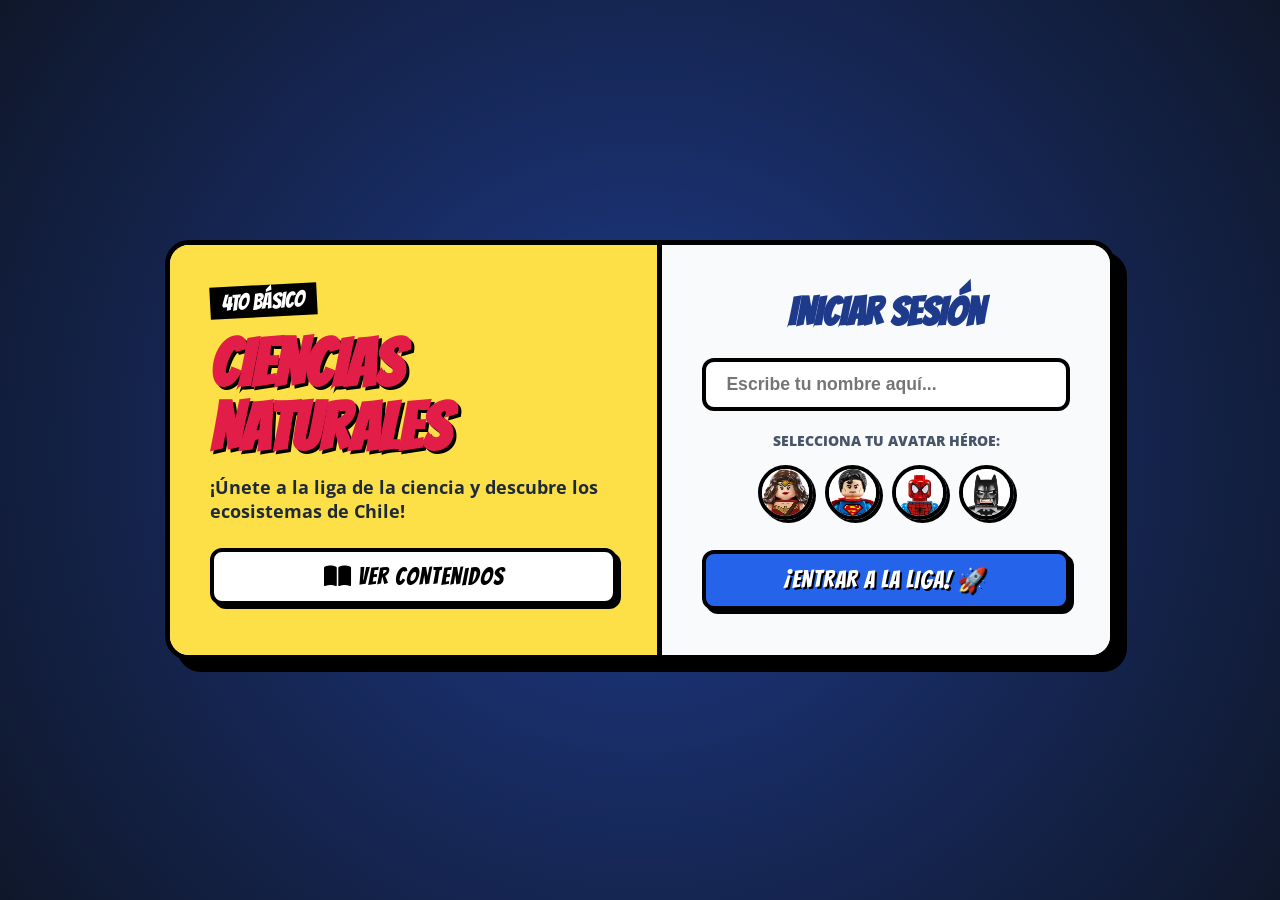
<file: index.html>
<!DOCTYPE html>
<html lang="es">
<head>
    <meta charset="UTF-8">
    <meta name="viewport" content="width=device-width, initial-scale=1.0">
    <title>Ciencias Naturales - Cadenas Alimentarias</title>
    <link rel="preconnect" href="https://fonts.googleapis.com">
    <link rel="preconnect" href="https://fonts.gstatic.com" crossorigin>
    <link href="https://fonts.googleapis.com/css2?family=Bangers&family=Open+Sans:wght@400;700&display=swap" rel="stylesheet">
    <link rel="stylesheet" href="https://cdnjs.cloudflare.com/ajax/libs/font-awesome/6.5.1/css/all.min.css">
    <link rel="stylesheet" href="CSS/estilo_index.css">
</head>
<body>

    <div class="comic-card">
        
        <!-- Sección Izquierda: Título y Contenidos -->
        <div class="left-section">
            <span class="badge-grade">4TO BÁSICO</span>
            <h1 class="main-title">CIENCIAS<br>NATURALES</h1>
            <p class="subtitle">¡Únete a la liga de la ciencia y descubre los ecosistemas de Chile!</p>
            
            <button class="btn-comic btn-yellow" onclick="toggleContenidos()">
                <i class="fa-solid fa-book-open"></i> VER CONTENIDOS
            </button>

            <div id="panel-contenidos" class="content-panel hidden">
                <h3>📜 ¿Qué aprenderás hoy?</h3>
                <ul>
                    <li>🌲 <strong>Productores:</strong> Plantas y Alerces chilenos (Fabrican su propio alimento).</li>
                    <li>🦌 <strong>Consumidores 1°:</strong> Herbívoros como el Huemul (Comen plantas).</li>
                    <li>🐆 <strong>Consumidores 2°:</strong> Carnívoros como el Puma (Comen otros animales).</li>
                    <li>🍄 <strong>Descomponedores:</strong> Hongos del bosque nativo (Reciclan la materia).</li>
                </ul>
            </div>
        </div>

        <!-- Sección Derecha: Iniciar Sesión y Avatares -->
        <div class="right-section">
            <h2 class="section-title">INICIAR SESIÓN</h2>
            
            <div class="input-container">
                <input type="text" id="username" placeholder="Escribe tu nombre aquí..." autocomplete="off">
            </div>

            <p class="avatar-label">SELECCIONA TU AVATAR HÉROE:</p>
            
            <!-- Grupo de avatares con las imágenes fijadas por CSS -->
            <div class="avatar-group">
                <img src="img/avatar1.jpeg" alt="Avatar 1" class="avatar-img" onclick="seleccionarAvatar(this, 'avatar1')">
                <img src="img/avatar2.jpeg" alt="Avatar 2" class="avatar-img" onclick="seleccionarAvatar(this, 'avatar2')">
                <img src="img/avatar3.jpeg" alt="Avatar 3" class="avatar-img" onclick="seleccionarAvatar(this, 'avatar3')">
                <img src="img/avatar4.jpeg" alt="Avatar 4" class="avatar-img" onclick="seleccionarAvatar(this, 'avatar4')">
            </div>

            <button class="btn-comic btn-blue" onclick="iniciarAventura()">¡ENTRAR A LA LIGA! 🚀</button>
        </div>

    </div>

    <script src="js/index.js"></script>
</body>
</html>
</file>
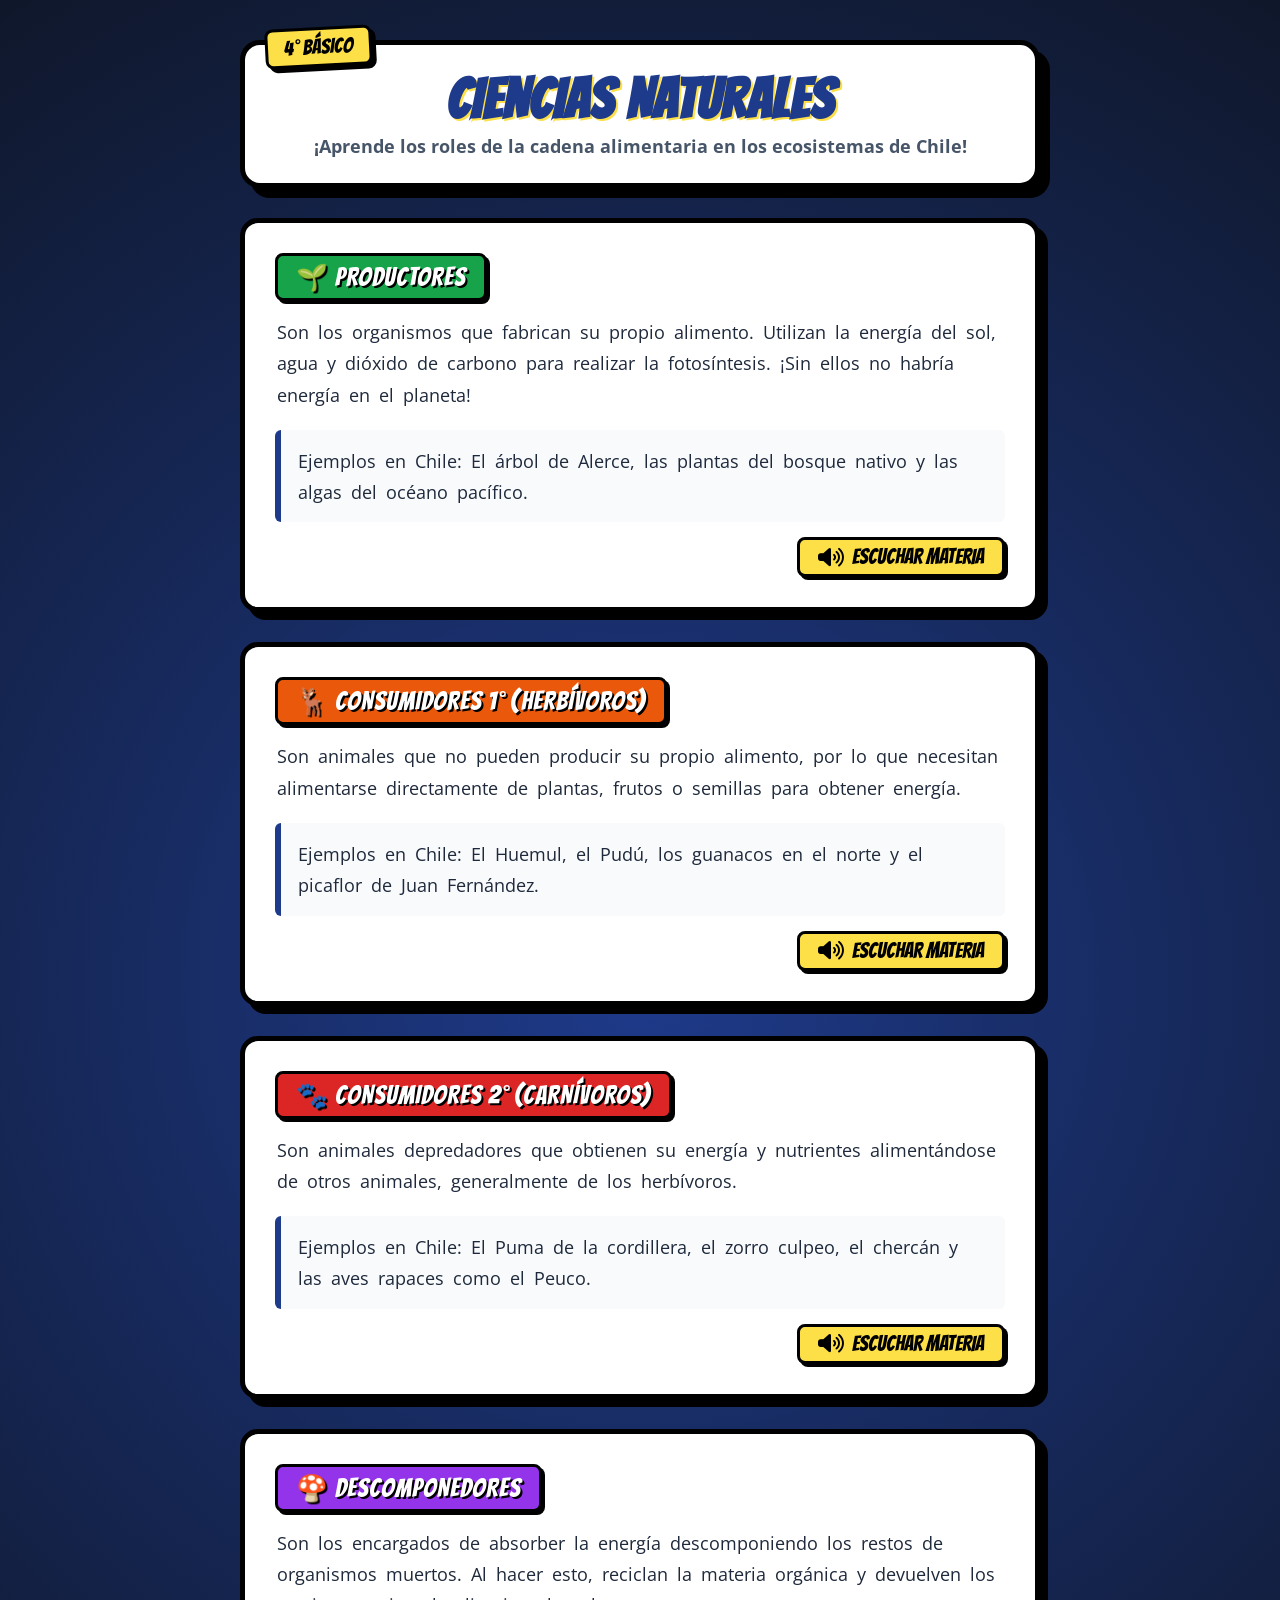
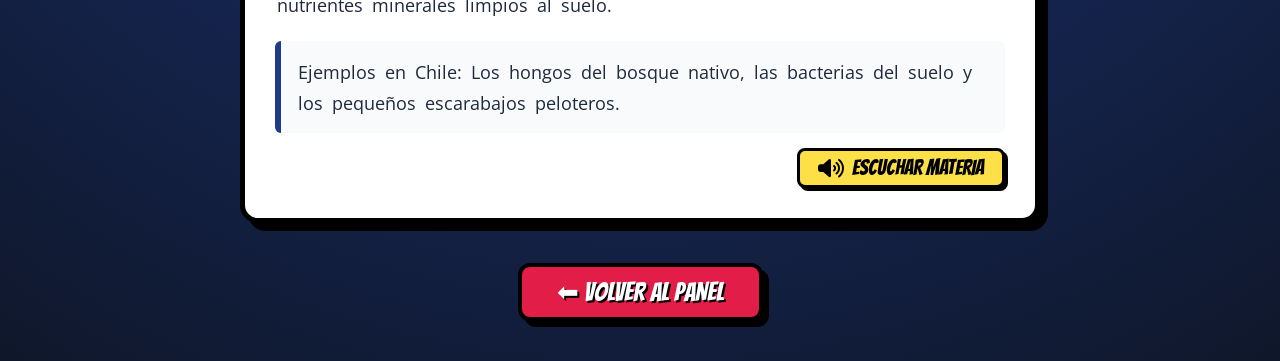
<file: basico4.html>
<!DOCTYPE html>
<html lang="es">
<head>
    <meta charset="UTF-8">
    <meta name="viewport" content="width=device-width, initial-scale=1.0">
    <title>4° Básico - Ciencias Naturales</title>
    <link rel="preconnect" href="https://fonts.googleapis.com">
    <link rel="preconnect" href="https://fonts.gstatic.com" crossorigin>
    <link href="https://fonts.googleapis.com/css2?family=Bangers&family=Open+Sans:wght@400;700&display=swap" rel="stylesheet">
    <link rel="stylesheet" href="https://cdnjs.cloudflare.com/ajax/libs/font-awesome/6.5.1/css/all.min.css">

    <style>
        * {
            box-sizing: border-box;
            margin: 0;
            padding: 0;
        }

        body {
            background: radial-gradient(circle, #1e3a8a 0%, #0f172a 100%) !important;
            background-color: #0f172a !important;
            font-family: 'Open Sans', sans-serif;
            min-height: 100vh;
            padding: 40px 20px;
            display: flex;
            justify-content: center;
            align-items: flex-start;
        }

        .main-container-comic {
            max-width: 800px;
            width: 100%;
            display: flex;
            flex-direction: column;
            gap: 30px;
        }

        .comic-header {
            text-align: center;
            background: #ffffff !important;
            border: 5px solid #000000 !important;
            border-radius: 20px !important;
            padding: 25px;
            box-shadow: 10px 10px 0px #000000 !important;
            position: relative;
        }

        .badge-level {
            background: #fde047 !important;
            color: #000000 !important;
            font-family: 'Bangers', cursive;
            font-size: 1.3rem;
            padding: 6px 16px;
            border: 3px solid #000000 !important;
            border-radius: 8px;
            position: absolute;
            top: -18px;
            left: 20px;
            transform: rotate(-3deg);
            box-shadow: 4px 4px 0px #000000;
        }

        .main-title {
            font-family: 'Bangers', cursive;
            font-size: 3.5rem;
            color: #1e3a8a !important;
            text-shadow: 2px 2px 0px #fde047;
            letter-spacing: 1px;
            margin-bottom: 5px;
            text-transform: uppercase;
        }

        .subtitle {
            font-size: 1.1rem;
            font-weight: bold;
            color: #475569;
        }

        .comic-card-section {
            background: #ffffff !important;
            border: 5px solid #000000 !important;
            border-radius: 18px !important;
            padding: 30px;
            box-shadow: 8px 8px 0px #000000 !important;
            display: flex;
            flex-direction: column;
            gap: 15px;
            position: relative;
        }

        .section-title-badge {
            font-family: 'Bangers', cursive;
            font-size: 1.6rem;
            color: #ffffff !important;
            padding: 6px 18px;
            border: 3px solid #000000 !important;
            border-radius: 8px;
            align-self: flex-start;
            box-shadow: 3px 3px 0px #000000;
            text-shadow: 2px 2px 0px #000000;
            text-transform: uppercase;
            letter-spacing: 1px;
        }

        .color-green .section-title-badge { background-color: #16a34a !important; }
        .color-orange .section-title-badge { background-color: #ea580c !important; }
        .color-red .section-title-badge { background-color: #dc2626 !important; }
        .color-purple .section-title-badge { background-color: #9333ea !important; }

        .learning-paragraph, .chilean-examples {
            font-size: 1.15rem;
            line-height: 1.7;
            color: #1e293b;
        }

        .chilean-examples {
            background: #f8fafc !important;
            border-left: 6px solid #1e3a8a !important;
            padding: 15px;
            margin-top: 5px;
            border-radius: 6px;
        }

        /* ====================================================
           ESTILO DEL SUBRAYADO DINÁMICO (EFECTO RESALTADOR)
           ==================================================== */
        .word-span {
            position: relative;
            display: inline-block;
            padding: 0 2px;
            transition: background-color 0.1s ease, color 0.1s ease;
        }

        /* Cuando la palabra esté sonando, se le agregará esta clase */
        .word-highlight {
            background-color: #fde047 !important; /* Amarillo resaltador estilo cómic */
            color: #000000 !important;
            font-weight: bold;
            border-radius: 4px;
            box-shadow: 2px 2px 0px #000000;
        }

        .btn-listen-voice {
            align-self: flex-end;
            font-family: 'Bangers', cursive;
            font-size: 1.3rem;
            background: #fde047 !important;
            color: #000000 !important;
            border: 3px solid #000000 !important;
            padding: 6px 18px;
            border-radius: 8px;
            cursor: pointer;
            box-shadow: 3px 3px 0px #000000;
            display: flex;
            align-items: center;
            gap: 8px;
            transition: transform 0.1s;
        }

        .btn-listen-voice:active {
            transform: translate(2px, 2px);
            box-shadow: 1px 1px 0px #000000;
        }

        .footer-navigation {
            text-align: center;
            margin-top: 10px;
        }

        .btn-back-panel {
            font-family: 'Bangers', cursive;
            font-size: 1.6rem;
            background: #e11d48 !important;
            color: #ffffff !important;
            border: 4px solid #000000 !important;
            padding: 10px 35px;
            border-radius: 12px;
            text-decoration: none;
            display: inline-block;
            box-shadow: 6px 6px 0px #000000;
            text-shadow: 2px 2px 0px #000000;
        }
    </style>
</head>
<body>

    <div class="main-container-comic">
        
        <header class="comic-header">
            <span class="badge-level">4° BÁSICO</span>
            <h1 class="main-title">Ciencias Naturales</h1>
            <p class="subtitle">¡Aprende los roles de la cadena alimentaria en los ecosistemas de Chile!</p>
        </header>

        <section class="comic-card-section color-green" id="materia-productores">
            <div class="section-title-badge">🌱 Productores</div>
            <p class="learning-paragraph" data-text="Son los organismos que fabrican su propio alimento. Utilizan la energía del sol, agua y dióxido de carbono para realizar la fotosíntesis. ¡Sin ellos no habría energía en el planeta!"></p>
            <div class="chilean-examples" data-text="Ejemplos en Chile: El árbol de Alerce, las plantas del bosque nativo y las algas del océano pacífico."></div>
            <button class="btn-listen-voice" onclick="escucharConSubrayado('materia-productores')">
                <i class="fa-solid fa-volume-high"></i> ESCUCHAR MATERIA
            </button>
        </section>

        <section class="comic-card-section color-orange" id="materia-consumidores1">
            <div class="section-title-badge">🦌 Consumidores 1° (Herbívoros)</div>
            <p class="learning-paragraph" data-text="Son animales que no pueden producir su propio alimento, por lo que necesitan alimentarse directamente de plantas, frutos o semillas para obtener energía."></p>
            <div class="chilean-examples" data-text="Ejemplos en Chile: El Huemul, el Pudú, los guanacos en el norte y el picaflor de Juan Fernández."></div>
            <button class="btn-listen-voice" onclick="escucharConSubrayado('materia-consumidores1')">
                <i class="fa-solid fa-volume-high"></i> ESCUCHAR MATERIA
            </button>
        </section>

        <section class="comic-card-section color-red" id="materia-consumidores2">
            <div class="section-title-badge">🐾 Consumidores 2° (Carnívoros)</div>
            <p class="learning-paragraph" data-text="Son animales depredadores que obtienen su energía y nutrientes alimentándose de otros animales, generalmente de los herbívoros."></p>
            <div class="chilean-examples" data-text="Ejemplos en Chile: El Puma de la cordillera, el zorro culpeo, el chercán y las aves rapaces como el Peuco."></div>
            <button class="btn-listen-voice" onclick="escucharConSubrayado('materia-consumidores2')">
                <i class="fa-solid fa-volume-high"></i> ESCUCHAR MATERIA
            </button>
        </section>

        <section class="comic-card-section color-purple" id="materia-descomponedores">
            <div class="section-title-badge">🍄 Descomponedores</div>
            <p class="learning-paragraph" data-text="Son los encargados de absorber la energía descomponiendo los restos de organismos muertos. Al hacer esto, reciclan la materia orgánica y devuelven los nutrientes minerales limpios al suelo."></p>
            <div class="chilean-examples" data-text="Ejemplos en Chile: Los hongos del bosque nativo, las bacterias del suelo y los pequeños escarabajos peloteros."></div>
            <button class="btn-listen-voice" onclick="escucharConSubrayado('materia-descomponedores')">
                <i class="fa-solid fa-volume-high"></i> ESCUCHAR MATERIA
            </button>
        </section>

        <footer class="footer-navigation">
            <a href="bienvenida.html" class="btn-back-panel">⬅ VOLVER AL PANEL</a>
        </footer>

    </div>

    <script>
        // Esta función desglosa los textos en palabras independientes al cargar la pantalla
        document.addEventListener("DOMContentLoaded", () => {
            const parrafos = document.querySelectorAll('.learning-paragraph, .chilean-examples');
            
            parrafos.forEach(elemento => {
                const textoOriginal = elemento.getAttribute('data-text');
                const palabras = textoOriginal.split(' ');
                
                // Convertimos cada palabra en un <span> con una ID numerada correlativa
                const htmlPalabras = palabras.map(palabra => {
                    return `<span class="word-span">${palabra}</span>`;
                }).join(' ');
                
                elemento.innerHTML = htmlPalabras;
            });
        });

        let parSpansGlobales = []; // Guarda las referencias de los spans de la sección activa

        function escucharConSubrayado(idSeccion) {
            if (!('speechSynthesis' in window)) {
                alert("Tu sistema no soporta lectura asistida.");
                return;
            }

            window.speechSynthesis.cancel(); // Apaga voces previas
            
            // Limpiar cualquier subrayado viejo que haya quedado pegado
            document.querySelectorAll('.word-span').forEach(el => el.classList.remove('word-highlight'));

            const seccion = document.getElementById(idSeccion);
            const parrafoElemento = seccion.querySelector('.learning-paragraph');
            const ejemplosElemento = seccion.querySelector('.chilean-examples');

            // Capturamos todos los spans de esta sección específica (saltándonos el título)
            const spansParrafo = parrafoElemento.querySelectorAll('.word-span');
            const spansEjemplos = ejemplosElemento.querySelectorAll('.word-span');
            parSpansGlobales = [...spansParrafo, ...spansEjemplos];

            // Reconstruimos el texto puro uniendo las palabras para pasárselo a la voz de Google
            const textoLimpioParrafo = parrafoElemento.getAttribute('data-text');
            const textoLimpioEjemplos = ejemplosElemento.getAttribute('data-text');
            const textoFinalLectura = `${textoLimpioParrafo} ${textoLimpioEjemplos}`;

            const narracion = new SpeechSynthesisUtterance(textoFinalLectura);
            narracion.lang = 'es-CL';
            narracion.rate = 0.85; // Un pelito más lento para coordinar bien el pintado de palabras

            let palabraIndice = 0;

            // Evento mágico de la API SpeechSynthesis: avisa cada vez que la voz empieza una palabra nueva
            narracion.onboundary = (event) => {
                if (event.name === 'word') {
                    // Quitamos el resaltado de la palabra anterior
                    parSpansGlobales.forEach(el => el.classList.remove('word-highlight'));

                    // Pintamos la palabra que está sonando en este instante
                    if (palabraIndice < parSpansGlobales.length) {
                        parSpansGlobales[palabraIndice].classList.add('word-highlight');
                        palabraIndice++;
                    }
                }
            };

            // Al terminar la lectura completa, limpiamos el último resaltado
            narracion.onend = () => {
                parSpansGlobales.forEach(el => el.classList.remove('word-highlight'));
            };

            window.speechSynthesis.speak(narracion);
        }
    </script>
</body>
</html>
</file>
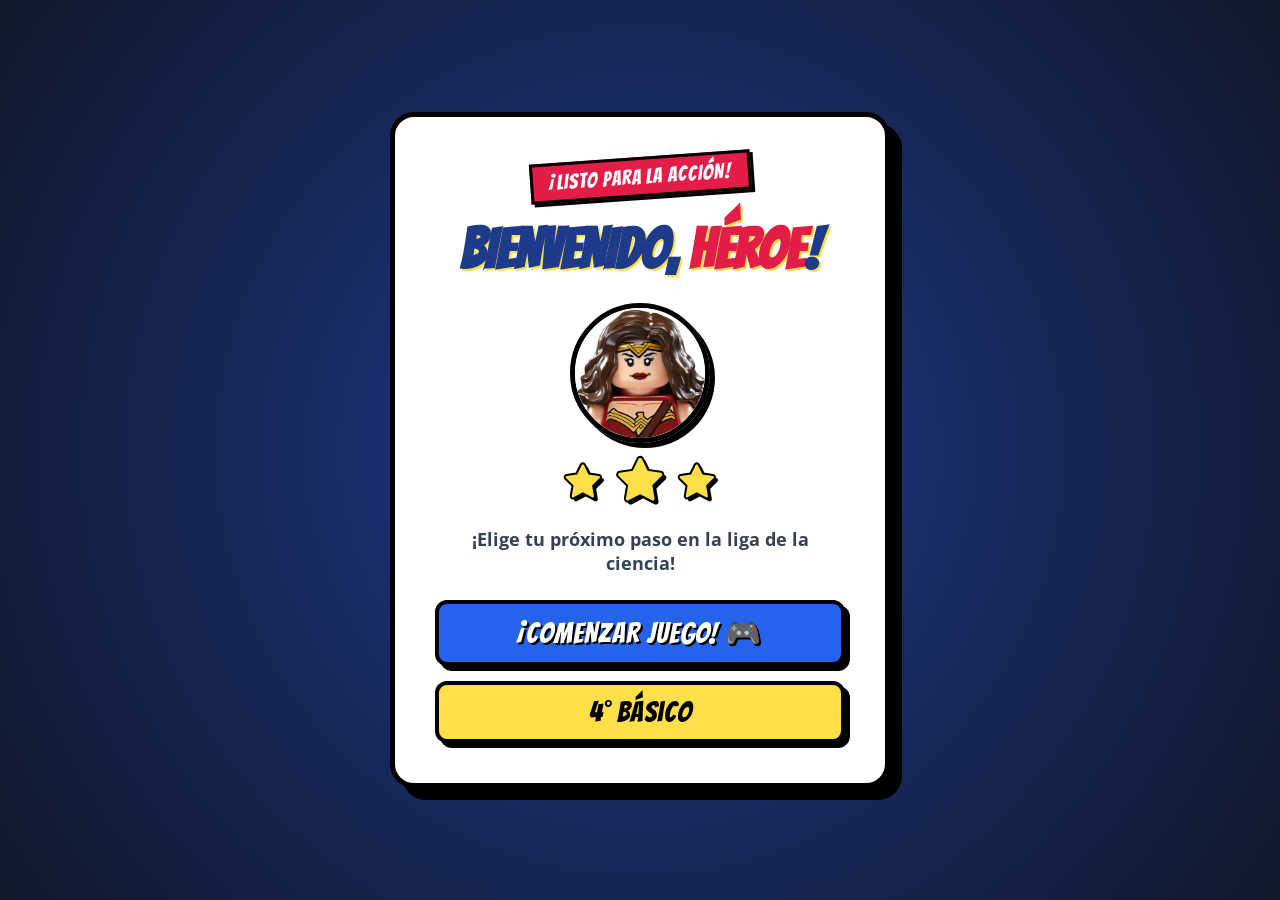
<file: bienvenida.html>
<!DOCTYPE html>
<html lang="es">
<head>
    <meta charset="UTF-8">
    <meta name="viewport" content="width=device-width, initial-scale=1.0">
    <title>Bienvenido a la Liga - Ciencias Naturales</title>
    <link rel="preconnect" href="https://fonts.googleapis.com">
    <link rel="preconnect" href="https://fonts.gstatic.com" crossorigin>
    <link href="https://fonts.googleapis.com/css2?family=Bangers&family=Open+Sans:wght@400;700&display=swap" rel="stylesheet">
    <link rel="stylesheet" href="https://cdnjs.cloudflare.com/ajax/libs/font-awesome/6.5.1/css/all.min.css">

    <style>
        * {
            box-sizing: border-box;
            margin: 0;
            padding: 0;
        }

        body {
            background: radial-gradient(circle, #1e3a8a 0%, #0f172a 100%) !important;
            background-color: #0f172a !important; /* Fondo oscuro de respaldo */
            font-family: 'Open Sans', sans-serif;
            display: flex;
            justify-content: center;
            align-items: center;
            min-height: 100vh;
            padding: 20px;
        }

        .welcome-card {
            background: #ffffff !important;
            border: 5px solid #000000 !important;
            border-radius: 24px !important;
            box-shadow: 12px 12px 0px #000000 !important;
            padding: 40px;
            max-width: 500px;
            width: 100%;
            text-align: center;
            display: flex;
            flex-direction: column;
            align-items: center;
        }

        .badge-ready {
            background: #e11d48;
            color: #ffffff;
            font-family: 'Bangers', cursive;
            font-size: 1.3rem;
            padding: 6px 16px;
            transform: rotate(-4deg);
            border: 3px solid #000000;
            box-shadow: 3px 3px 0px #000000;
            margin-bottom: 25px;
            letter-spacing: 1px;
            display: inline-block;
        }

        .welcome-title {
            font-family: 'Bangers', cursive;
            font-size: 3.5rem;
            color: #1e3a8a;
            line-height: 1;
            text-shadow: 2px 2px 0px #fde047;
            margin-bottom: 25px;
            text-transform: uppercase;
        }

        #player-name { 
            color: #e11d48; 
        }

        .avatar-display-container {
            margin-bottom: 20px;
            display: flex;
            justify-content: center;
            align-items: center;
        }

        /* Forzamos que la imagen use un tamaño controlado sí o sí */
        .welcome-avatar {
            width: 140px !important;
            height: 140px !important;
            max-width: 140px !important;
            max-height: 140px !important;
            object-fit: cover !important;
            border: 5px solid #000000 !important;
            border-radius: 50% !important;
            box-shadow: 5px 5px 0px #000000 !important;
            display: block !important;
        }

        .stars-group {
            display: flex;
            gap: 12px;
            margin-bottom: 20px;
        }

        .comic-star {
            font-size: 2.2rem;
            color: #fde047;
            -webkit-text-stroke: 2px #000000;
            text-shadow: 3px 3px 0px #000000;
        }

        .star-center {
            font-size: 2.8rem;
            transform: translateY(-5px);
        }

        .welcome-text {
            font-size: 1.1rem;
            font-weight: bold;
            color: #334155;
            margin-bottom: 25px;
        }

        .btn-comic {
            font-family: 'Bangers', cursive;
            font-size: 1.8rem;
            padding: 12px 35px;
            border: 4px solid #000000;
            border-radius: 12px;
            cursor: pointer;
            box-shadow: 5px 5px 0px #000000;
            transition: transform 0.1s, box-shadow 0.1s;
            letter-spacing: 1px;
            width: 100%;
            text-align: center;
            text-decoration: none;
            display: inline-block;
        }

        .btn-comic:active {
            transform: translate(3px, 3px);
            box-shadow: 2px 2px 0px #000000;
        }

        .btn-blue-action {
            background: #2563eb;
            color: #ffffff;
            text-shadow: 2px 2px 0px #000000;
            margin-bottom: 15px;
        }

        .btn-yellow-action {
            background: #fde047;
            color: #000000;
        }
    </style>
</head>
<body>

    <div class="welcome-card">
        
        <span class="badge-ready">¡LISTO PARA LA ACCIÓN!</span>
        
        <h1 class="welcome-title">BIENVENIDO, <span id="player-name">HÉROE</span>!</h1>
        
        <div class="avatar-display-container">
            <img id="chosen-avatar" src="img/avatar1.jpeg" alt="Tu Avatar" class="welcome-avatar">
        </div>

        <div class="stars-group">
            <i class="fa-solid fa-star comic-star"></i>
            <i class="fa-solid fa-star comic-star star-center"></i>
            <i class="fa-solid fa-star comic-star"></i>
        </div>

        <p class="welcome-text">¡Elige tu próximo paso en la liga de la ciencia!</p>

        <button class="btn-comic btn-blue-action" onclick="irAJuegos()">
            ¡COMENZAR JUEGO! 🎮
        </button>
        
        <a href="basico4.html" class="btn-comic btn-yellow-action">4° Básico</a>
        
    </div>

    <script src="js/bienvenida.js"></script>
</body>
</html>
</file>
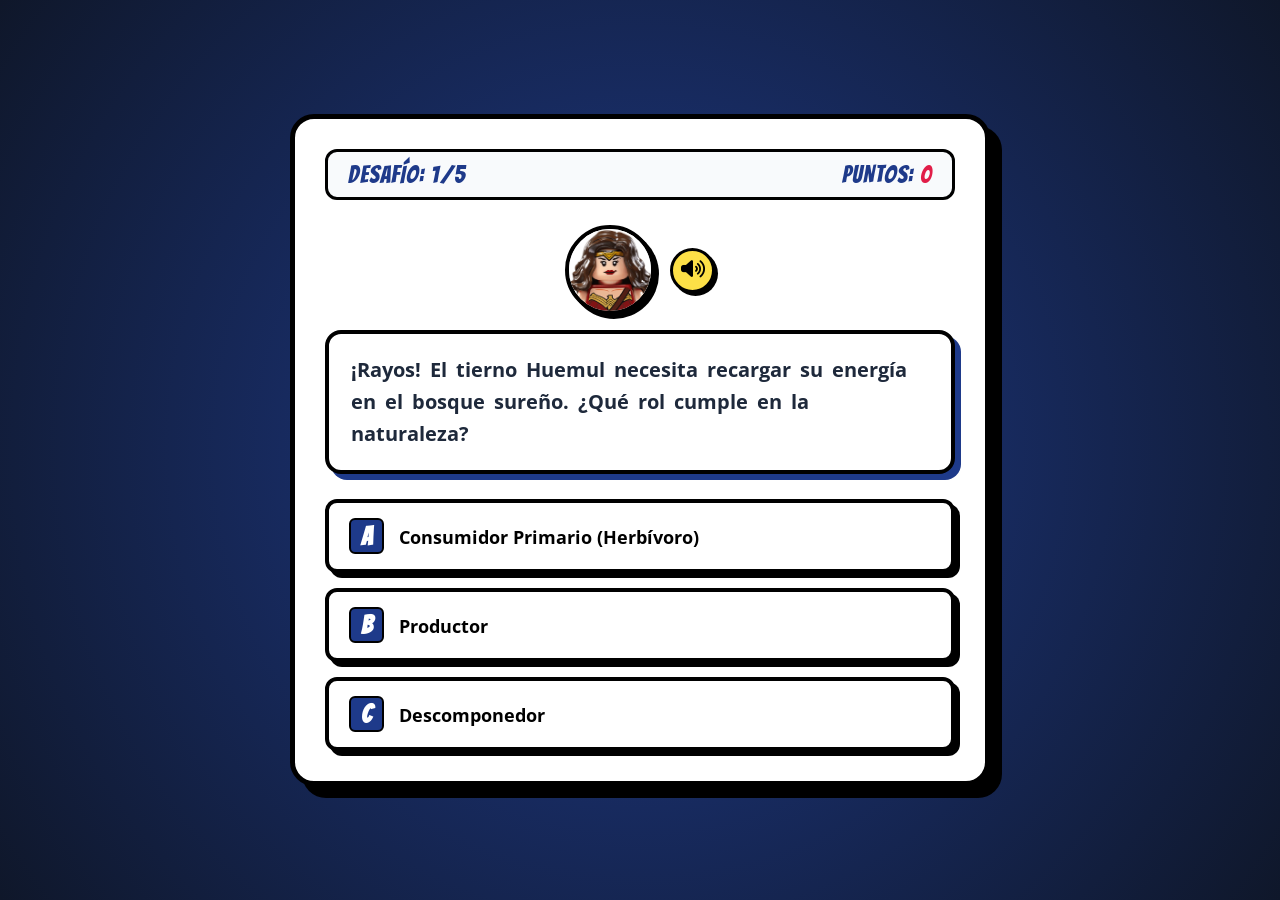
<file: juego1.html>
<!DOCTYPE html>
<html lang="es">
<head>
    <meta charset="UTF-8">
    <meta name="viewport" content="width=device-width, initial-scale=1.0">
    <title>Juego 1: El Laberinto Trófico</title>
    <link rel="preconnect" href="https://fonts.googleapis.com">
    <link rel="preconnect" href="https://fonts.gstatic.com" crossorigin>
    <link href="https://fonts.googleapis.com/css2?family=Bangers&family=Open+Sans:wght@400;700&display=swap" rel="stylesheet">
    <link rel="stylesheet" href="https://cdnjs.cloudflare.com/ajax/libs/font-awesome/6.5.1/css/all.min.css">
    <script src="js/efectos.js"></script>

    <style>
        * {
            box-sizing: border-box;
            margin: 0;
            padding: 0;
        }

        body {
            background: radial-gradient(circle, #1e3a8a 0%, #0f172a 100%) !important;
            background-color: #0f172a !important;
            font-family: 'Open Sans', sans-serif;
            min-height: 100vh;
            display: flex;
            justify-content: center;
            align-items: center;
            padding: 20px;
        }

        .game-box {
            background: #ffffff !important;
            border: 5px solid #000000 !important;
            border-radius: 24px !important;
            box-shadow: 12px 12px 0px #000000 !important;
            max-width: 700px;
            width: 100%;
            padding: 30px;
            text-align: center;
            position: relative;
        }

        .game-header {
            display: flex;
            justify-content: space-between;
            align-items: center;
            margin-bottom: 25px;
            background: #f8fafc;
            border: 3px solid #000000;
            padding: 10px 20px;
            border-radius: 12px;
        }

        .hud-text {
            font-family: 'Bangers', cursive;
            font-size: 1.5rem;
            letter-spacing: 1px;
            color: #1e3a8a;
        }

        .score-badge {
            color: #e11d48;
        }

        /* Contenedor del Personaje y Controles de Voz */
        .character-zone {
            display: flex;
            align-items: center;
            justify-content: center;
            gap: 15px;
            margin-bottom: 15px;
        }

        .avatar-frame {
            width: 90px;
            height: 90px;
            border: 4px solid #000000;
            border-radius: 50%;
            box-shadow: 4px 4px 0px #000000;
            object-fit: cover;
            background: #e2e8f0;
        }

        /* Botón para re-escuchar la pregunta */
        .btn-repeat-voice {
            background: #fde047 !important;
            color: #000000 !important;
            border: 3px solid #000000;
            width: 45px;
            height: 45px;
            border-radius: 50%;
            cursor: pointer;
            box-shadow: 3px 3px 0px #000000;
            font-size: 1.2rem;
            display: flex;
            align-items: center;
            justify-content: center;
            transition: transform 0.1s;
        }

        .btn-repeat-voice:active {
            transform: translate(2px, 2px);
            box-shadow: 1px 1px 0px #000000;
        }

        /* Globo de diálogo estilo cómic */
        .comic-bubble {
            background: #ffffff;
            border: 4px solid #000000;
            border-radius: 16px;
            padding: 20px;
            font-size: 1.25rem;
            font-weight: bold;
            color: #1e293b;
            position: relative;
            box-shadow: 6px 6px 0px #1e3a8a;
            width: 100%;
            margin-bottom: 25px;
            text-align: left;
            line-height: 1.6;
        }

        /* EFECTO SUBRAYADO PALABRA POR PALABRA */
        .word-span {
            position: relative;
            display: inline-block;
            padding: 0 2px;
            transition: background-color 0.1s ease;
        }

        .word-highlight {
            background-color: #fde047 !important; /* Amarillo marcador */
            color: #000000 !important;
            border-radius: 4px;
        }

        /* Opciones de respuesta */
        .options-list {
            display: flex;
            flex-direction: column;
            gap: 15px;
            width: 100%;
        }

        .btn-option {
            font-family: 'Open Sans', sans-serif;
            font-weight: bold;
            font-size: 1.15rem;
            text-align: left;
            padding: 15px 20px;
            background: #ffffff;
            color: #000000;
            border: 4px solid #000000;
            border-radius: 12px;
            cursor: pointer;
            box-shadow: 5px 5px 0px #000000;
            transition: transform 0.1s, box-shadow 0.1s;
            display: flex;
            align-items: center;
            gap: 15px;
            width: 100%;
        }

        .btn-option:hover { background: #f8fafc; }

        .btn-option:active {
            transform: translate(3px, 3px);
            box-shadow: 2px 2px 0px #000000;
        }

        .option-letter {
            font-family: 'Bangers', cursive;
            font-size: 1.6rem;
            background: #1e3a8a;
            color: #ffffff;
            padding: 2px 10px;
            border-radius: 6px;
            border: 2px solid #000000;
        }

        .screen-hidden { display: none !important; }

        .victory-title {
            font-family: 'Bangers', cursive;
            font-size: 3.8rem;
            color: #16a34a;
            text-shadow: 3px 3px 0px #000000;
            margin-bottom: 20px;
        }

        .defeat-title {
            font-family: 'Bangers', cursive;
            font-size: 3.8rem;
            color: #dc2626;
            text-shadow: 3px 3px 0px #000000;
            margin-bottom: 20px;
        }

        .final-badge {
            font-family: 'Bangers', cursive;
            font-size: 2rem;
            background: #fde047;
            padding: 10px 25px;
            border: 4px solid #000000;
            display: inline-block;
            transform: rotate(-2deg);
            box-shadow: 5px 5px 0px #000000;
            margin-bottom: 35px;
        }

        /* Botones de menú final */
        .btn-nav {
            font-family: 'Bangers', cursive;
            font-size: 1.6rem;
            padding: 12px 30px;
            border: 4px solid #000000;
            border-radius: 12px;
            cursor: pointer;
            text-decoration: none;
            display: inline-block;
            box-shadow: 5px 5px 0px #000000;
            text-shadow: 2px 2px 0px #000000;
            letter-spacing: 1px;
        }

        .btn-blue { background: #2563eb; color: #ffffff; }
        .btn-yellow { background: #fde047; color: #000000; text-shadow: none; }
        .btn-red { background: #e11d48; color: #ffffff; }

        .btn-nav:active {
            transform: translate(3px, 3px);
            box-shadow: 2px 2px 0px #000000;
        }

        .correct-blink { background-color: #bbf7d0 !important; border-color: #16a34a !important; }
        .wrong-blink { background-color: #fecdd3 !important; border-color: #dc2626 !important; }
    </style>
</head>
<body>

    <div class="game-box">
        
        <div id="screen-quiz">
            <header class="game-header">
                <div class="hud-text">DESAFÍO: <span id="current-question-node">1</span>/5</div>
                <div class="hud-text">PUNTOS: <span id="score-node" class="score-badge">0</span></div>
            </header>

            <div class="character-zone">
                <img id="player-hero-avatar" src="img/avatar1.jpeg" alt="Héroe" class="avatar-frame">
                <button class="btn-repeat-voice" onclick="volverAEscuchar()" title="Escuchar de nuevo">
                    <i class="fa-solid fa-volume-high"></i>
                </button>
            </div>
                
            <div class="comic-bubble" id="question-bubble-box">
                </div>

            <div class="options-list">
                <button class="btn-option" onclick="evaluarRespuesta(0)">
                    <span class="option-letter">A</span> <span id="opt0">Opción A</span>
                </button>
                <button class="btn-option" onclick="evaluarRespuesta(1)">
                    <span class="option-letter">B</span> <span id="opt1">Opción B</span>
                </button>
                <button class="btn-option" onclick="evaluarRespuesta(2)">
                    <span class="option-letter">C</span> <span id="opt2">Opción C</span>
                </button>
            </div>
        </div>

        <div id="screen-results" class="screen-hidden">
            <h1 id="results-title" class="victory-title">¡MISIÓN CUMPLIDA!</h1>
            <p class="final-badge" id="results-score-text">CONSEGUISTE 0 PUNTOS</p>
            
            <p style="font-weight: bold; margin-bottom: 20px; color: #475569;">¿Cuál es tu próximo paso, héroe?</p>
            
            <div style="display: flex; flex-direction: column; gap: 15px; align-items: center;">
                <a href="juego2.html" class="btn-nav btn-blue" style="width: 80%;">➡️ SIGUIENTE NIVEL (JUEGO 2)</a>
                <button class="btn-nav btn-yellow" onclick="reiniciarJuego()" style="width: 80%;">🔄 REPETIR ESTA TRIVIA</button>
                <a href="juegos.html" class="btn-nav btn-red" style="width: 80%;">🏠 VOLVER AL PANEL</a>
            </div>
        </div>

    </div>

    <script>
        const preguntasCuestionario = [
            {
                pregunta: "¡Rayos! El tierno Huemul necesita recargar su energía en el bosque sureño. ¿Qué rol cumple en la naturaleza?",
                opciones: ["Consumidor Primario (Herbívoro)", "Productor", "Descomponedor"],
                correcta: 0
            },
            {
                pregunta: "El majestuoso Alerce chileno absorbe luz solar y fabrica su propio alimento. ¿Qué tipo de organismo es?",
                opciones: ["Consumidor Secundario", "Productor", "Descomponedor"],
                correcta: 1
            },
            {
                pregunta: "¡Alerta en la cordillera! El Puma acecha a sus presas para alimentarse de carne. Él es un...",
                opciones: ["Productor", "Consumidor Primario", "Consumidor Secundario (Carnívoro)"],
                correcta: 2
            },
            {
                pregunta: "Los hongos y bacterias del suelo desarman los restos de animales muertos y limpian el bosque. ¿Quiénes son?",
                opciones: ["Descomponedores", "Productores", "Consumidores"],
                correcta: 0
            },
            {
                pregunta: "Si desaparecieran todos los Productores de Chile, ¿qué pasaría con la energía de la liga?",
                opciones: ["Los animales tendrían más comida.", "La cadena se rompe y los seres vivos se quedan sin energía.", "No pasa nada, todo sigue igual."],
                correcta: 1
            }
        ];

        let indicePreguntaActual = 0;
        let puntajeAcumulado = 0;
        let bloqueado = false;
        let spansPalabrasPregunta = [];

        document.addEventListener("DOMContentLoaded", () => {
            const avatarGuardado = localStorage.getItem("avatarEstudiante") || "avatar1";
            const imgHero = document.getElementById("player-hero-avatar");
            
            if (avatarGuardado === "avatar1") imgHero.src = "img/avatar1.jpeg";
            else if (avatarGuardado === "avatar2") imgHero.src = "img/avatar2.jpeg";
            else if (avatarGuardado === "avatar3") imgHero.src = "img/avatar3.jpeg";
            else if (avatarGuardado === "avatar4") imgHero.src = "img/avatar4.jpeg";

            cargarMisionPregunta();
        });

        function cargarMisionPregunta() {
            bloqueado = false;
            
            const botones = document.querySelectorAll(".btn-option");
            botones.forEach(btn => btn.classList.remove("correct-blink", "wrong-blink"));

            document.getElementById("current-question-node").textContent = indicePreguntaActual + 1;
            document.getElementById("score-node").textContent = puntajeAcumulado;

            const datosActuales = preguntasCuestionario[indicePreguntaActual];
            
            // Separamos la pregunta en spans de palabras para poder subrayar
            const cajaPregunta = document.getElementById("question-bubble-box");
            const palabras = datosActuales.pregunta.split(' ');
            
            cajaPregunta.innerHTML = palabras.map(palabra => `<span class="word-span">${palabra}</span>`).join(' ');
            spansPalabrasPregunta = cajaPregunta.querySelectorAll('.word-span');

            document.getElementById("opt0").textContent = datosActuales.opciones[0];
            document.getElementById("opt1").textContent = datosActuales.opciones[1];
            document.getElementById("opt2").textContent = datosActuales.opciones[2];

            reproducirPreguntaConEfecto(datosActuales.pregunta);
        }

        function reproducirPreguntaConEfecto(textoLectura) {
            if (!('speechSynthesis' in window)) return;

            window.speechSynthesis.cancel();
            
            // Limpiamos cualquier resaltado viejo
            spansPalabrasPregunta.forEach(span => span.classList.remove('word-highlight'));

            const narracion = new SpeechSynthesisUtterance(textoLectura);
            narracion.lang = 'es-CL';
            narracion.rate = 0.85; // Un poco más pausado para coordinar el pintado

            let indicePalabra = 0;

            // Rastreador de palabras habladas
            narracion.onboundary = (event) => {
                if (event.name === 'word') {
                    spansPalabrasPregunta.forEach(span => span.classList.remove('word-highlight'));
                    
                    if (indicePalabra < spansPalabrasPregunta.length) {
                        spansPalabrasPregunta[indicePalabra].classList.add('word-highlight');
                        indicePalabra++;
                    }
                }
            };

            // Al terminar quita el último amarillo
            narracion.onend = () => {
                spansPalabrasPregunta.forEach(span => span.classList.remove('word-highlight'));
            };

            window.speechSynthesis.speak(narracion);
        }

        function volverAEscuchar() {
            const datosActuales = preguntasCuestionario[indicePreguntaActual];
            reproducirPreguntaConEfecto(datosActuales.pregunta);
        }

        function evaluarRespuesta(indiceSeleccionado) {
            if (bloqueado) return;
            bloqueado = true;

            window.speechSynthesis.cancel(); // Silencia la pregunta si seguía hablando

            const datosActuales = preguntasCuestionario[indicePreguntaActual];
            const botones = document.querySelectorAll(".btn-option");

            if (indiceSeleccionado === datosActuales.correcta) {
                botones[indiceSeleccionado].classList.add("correct-blink");
                puntajeAcumulado += 100;
                document.getElementById("score-node").textContent = puntajeAcumulado;
                reproducirAcierto(); // Sonido nativo de acierto
                reproducirRespuestaCorta("¡Excelente trabajo!");
            } else {
                botones[indiceSeleccionado].classList.add("wrong-blink");
                botones[datosActuales.correcta].classList.add("correct-blink");
                reproducirError(); // Sonido nativo de error
                reproducirRespuestaCorta("¡Oh, estuviste cerca!");
            }

            setTimeout(() => {
                indicePreguntaActual++;
                if (indicePreguntaActual < preguntasCuestionario.length) {
                    cargarMisionPregunta();
                } else {
                    mostrarPantallaResultados();
                }
            }, 2300);
        }

        function reproducirRespuestaCorta(mensaje) {
            if ('speechSynthesis' in window) {
                const discurso = new SpeechSynthesisUtterance(mensaje);
                discurso.lang = 'es-CL';
                window.speechSynthesis.speak(discurso);
            }
        }

        function mostrarPantallaResultados() {
            // Guardar puntaje en localStorage para el panel
            localStorage.setItem("puntaje_juego1", puntajeAcumulado);

            document.getElementById("screen-quiz").classList.add("screen-hidden");
            const panelResultados = document.getElementById("screen-results");
            panelResultados.classList.remove("screen-hidden");

            const tituloFinal = document.getElementById("results-title");
            document.getElementById("results-score-text").textContent = `CONSEGUISTE ${puntajeAcumulado} PUNTOS`;

            if (puntajeAcumulado >= 300) {
                tituloFinal.textContent = "¡MISIÓN CUMPLIDA!";
                tituloFinal.className = "victory-title";
                lanzarSerpentinas(); // Serpentinas visuales y sonido de confetti
                reproducirRespuestaCorta(`¡Fabuloso! Ganaste el juego con ${puntajeAcumulado} puntos. Elige si quieres pasar al siguiente nivel.`);
            } else {
                tituloFinal.textContent = "¡VUELVE A INTENTARLO!";
                tituloFinal.className = "defeat-title";
                reproducirError(); // Sonido de error al perder
                reproducirRespuestaCorta(`Buen intento. Conseguiste ${puntajeAcumulado} puntos. ¡Puedes repetirlo para mejorar tu marcador!`);
            }
        }

        function reiniciarJuego() {
            indicePreguntaActual = 0;
            puntajeAcumulado = 0;
            document.getElementById("screen-results").classList.add("screen-hidden");
            document.getElementById("screen-quiz").classList.remove("screen-hidden");
            cargarMisionPregunta();
        }
    </script>
</body>
</html>
</file>
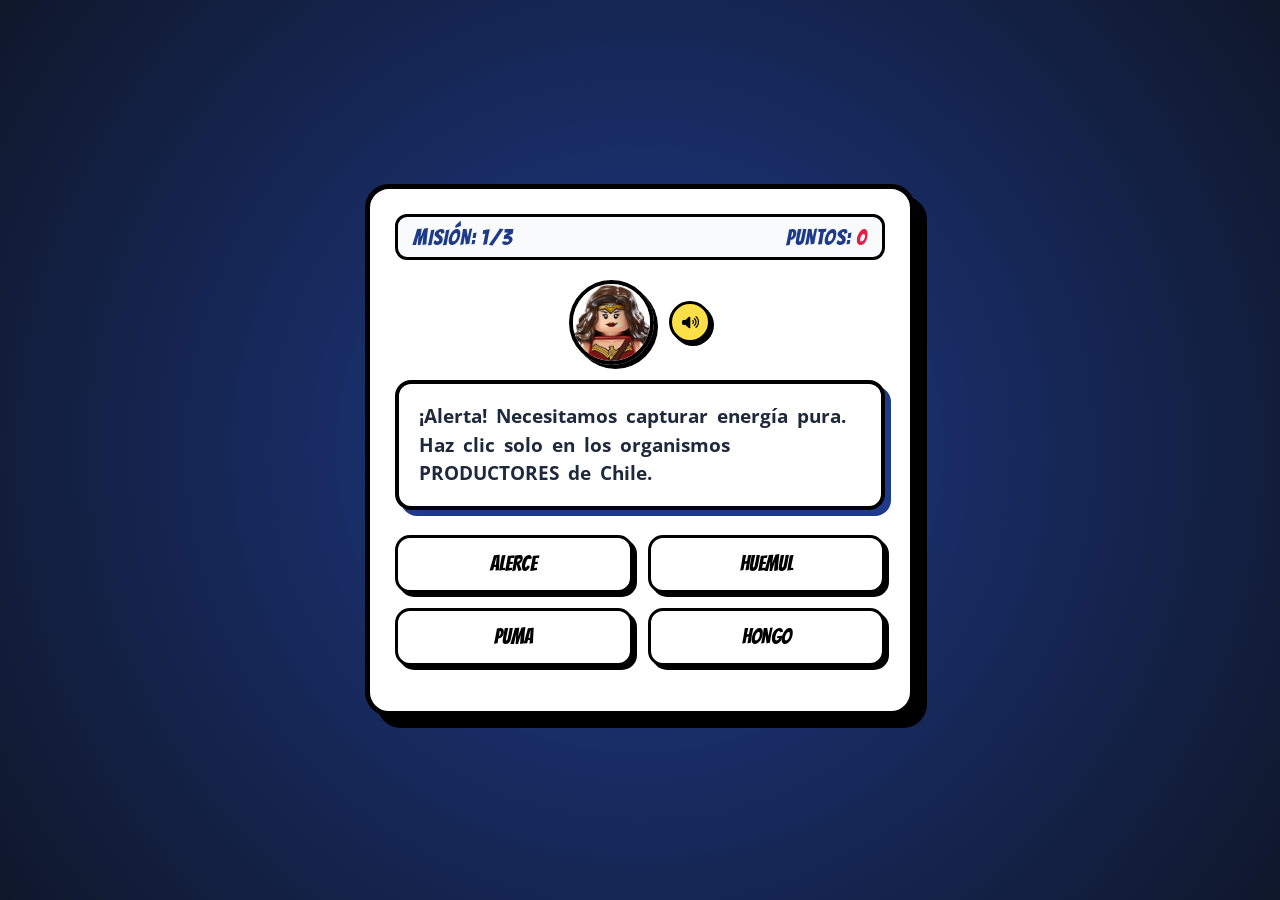
<file: juego2.html>
<!DOCTYPE html>
<html lang="es">
<head>
    <meta charset="UTF-8">
    <meta name="viewport" content="width=device-width, initial-scale=1.0">
    <title>Juego 2: Atrapa la Energía</title>
    <link rel="preconnect" href="https://fonts.googleapis.com">
    <link rel="preconnect" href="https://fonts.gstatic.com" crossorigin>
    <link href="https://fonts.googleapis.com/css2?family=Bangers&family=Open+Sans:wght@400;700&display=swap" rel="stylesheet">
    <link rel="stylesheet" href="https://cdnjs.cloudflare.com/ajax/libs/font-awesome/6.5.1/css/all.min.css">
    <script src="js/efectos.js"></script>

    <style>
        * { box-sizing: border-box; margin: 0; padding: 0; }
        body {
            background: radial-gradient(circle, #1e3a8a 0%, #0f172a 100%) !important;
            background-color: #0f172a !important;
            font-family: 'Open Sans', sans-serif;
            min-height: 100vh;
            display: flex;
            justify-content: center;
            align-items: center;
            padding: 20px;
        }
        .game-box {
            background: #ffffff !important;
            border: 5px solid #000000 !important;
            border-radius: 24px !important;
            box-shadow: 12px 12px 0px #000000 !important;
            max-width: 550px;
            width: 100%;
            padding: 25px;
            text-align: center;
        }
        .game-header {
            display: flex;
            justify-content: space-between;
            align-items: center;
            margin-bottom: 20px;
            background: #f8fafc;
            border: 3px solid #000000;
            padding: 8px 15px;
            border-radius: 12px;
        }
        .hud-text {
            font-family: 'Bangers', cursive;
            font-size: 1.4rem;
            letter-spacing: 1px;
            color: #1e3a8a;
        }
        .score-badge { color: #e11d48; }
        .character-zone {
            display: flex;
            align-items: center;
            justify-content: center;
            gap: 15px;
            margin-bottom: 15px;
        }
        .avatar-frame {
            width: 85px;
            height: 85px;
            border: 4px solid #000000;
            border-radius: 50%;
            box-shadow: 4px 4px 0px #000000;
            object-fit: cover;
        }
        .btn-repeat-voice {
            background: #fde047 !important;
            color: #000000 !important;
            border: 3px solid #000000;
            width: 42px;
            height: 42px;
            border-radius: 50%;
            cursor: pointer;
            box-shadow: 3px 3px 0px #000000;
            display: flex;
            align-items: center;
            justify-content: center;
        }
        .comic-bubble {
            background: #ffffff;
            border: 4px solid #000000;
            border-radius: 16px;
            padding: 18px;
            font-size: 1.2rem;
            font-weight: bold;
            color: #1e293b;
            box-shadow: 6px 6px 0px #1e3a8a;
            margin-bottom: 25px;
            text-align: left;
            line-height: 1.5;
        }
        .word-span { display: inline-block; padding: 0 2px; transition: background-color 0.1s; }
        .word-highlight { background-color: #fde047 !important; color: #000000 !important; border-radius: 4px; }
        
        /* Contenedor de burbujas/tarjetas */
        .grid-targets {
            display: grid;
            grid-template-columns: repeat(2, 1fr);
            gap: 15px;
            margin-bottom: 20px;
        }
        .btn-target {
            font-family: 'Bangers', cursive;
            font-size: 1.3rem;
            padding: 15px;
            background: #ffffff;
            border: 3px solid #000000;
            border-radius: 15px;
            cursor: pointer;
            box-shadow: 4px 4px 0px #000000;
            transition: transform 0.1s;
            text-transform: uppercase;
        }
        .btn-target:active { transform: translate(2px, 2px); box-shadow: 2px 2px 0px #000000; }
        
        .screen-hidden { display: none !important; }
        .victory-title { font-family: 'Bangers', cursive; font-size: 3.5rem; color: #16a34a; text-shadow: 3px 3px 0px #000000; margin-bottom: 15px; }
        .final-badge { font-family: 'Bangers', cursive; font-size: 1.8rem; background: #fde047; padding: 8px 20px; border: 4px solid #000000; display: inline-block; box-shadow: 4px 4px 0px #000000; margin-bottom: 30px; }
        
        .btn-nav { font-family: 'Bangers', cursive; font-size: 1.5rem; padding: 12px 25px; border: 4px solid #000000; border-radius: 12px; cursor: pointer; text-decoration: none; display: inline-block; box-shadow: 5px 5px 0px #000000; text-shadow: 2px 2px 0px #000000; width: 85%; }
        .btn-blue { background: #2563eb; color: #ffffff; }
        .btn-yellow { background: #fde047; color: #000000; text-shadow: none; }
        .btn-red { background: #e11d48; color: #ffffff; }

        .correct-blink { background-color: #bbf7d0 !important; border-color: #16a34a !important; }
        .wrong-blink { background-color: #fecdd3 !important; border-color: #dc2626 !important; }
    </style>
</head>
<body>

    <div class="game-box">
        <div id="screen-game">
            <header class="game-header">
                <div class="hud-text">MISIÓN: <span id="current-stage">1</span>/3</div>
                <div class="hud-text">PUNTOS: <span id="score-node" class="score-badge">0</span></div>
            </header>

            <div class="character-zone">
                <img id="player-hero-avatar" src="img/avatar1.jpeg" alt="Héroe" class="avatar-frame">
                <button class="btn-repeat-voice" onclick="volverAEscuchar()"><i class="fa-solid fa-volume-high"></i></button>
            </div>

            <div class="comic-bubble" id="instruction-bubble"></div>

            <div class="grid-targets" id="targets-container"></div>
        </div>

        <div id="screen-results" class="screen-hidden">
            <h1 class="victory-title">¡JUEGO COMPLETADO!</h1>
            <p class="final-badge" id="results-score-text">CONSEGUISTE 0 PUNTOS</p>
            <div style="display: flex; flex-direction: column; gap: 12px; align-items: center;">
                <a href="juego3.html" class="btn-nav btn-blue">➡️ SIGUIENTE NIVEL (JUEGO 3)</a>
                <button class="btn-nav btn-yellow" onclick="reiniciarJuego()">🔄 REPETIR JUEGO 2</button>
                <a href="juegos.html" class="btn-nav btn-red">🏠 VOLVER AL PANEL</a>
            </div>
        </div>
    </div>

    <script>
        const etapasJuego = [
            { objetivo: "Productores", instruccion: "¡Alerta! Necesitamos capturar energía pura. Haz clic solo en los organismos PRODUCTORES de Chile.", opciones: ["Alerce", "Huemul", "Puma", "Hongo"], correcto: 0 },
            { objetivo: "Consumidores Primarios", instruccion: "¡Rápido! El ecosistema busca equilibrio. Atrapa al CONSUMIDOR PRIMARIO (herbívoro).", opciones: ["Zorro Culpeo", "Pudú", "Árbol Araucaria", "Bacterias"], correcto: 1 },
            { objetivo: "Descomponedores", instruccion: "¡Última misión! Encuentra al encargado de limpiar los suelos de nuestros bosques: el DESCOMPONEDOR.", opciones: ["Cóndor", "Pasto", "Guanaco", "Hongos Silvestres"], correcto: 3 }
        ];

        let etapaActual = 0;
        let puntaje = 0;
        let bloqueado = false;
        let spansPalabras = [];

        document.addEventListener("DOMContentLoaded", () => {
            const avatar = localStorage.getItem("avatarEstudiante") || "avatar1";
            document.getElementById("player-hero-avatar").src = `img/${avatar}.jpeg`;
            cargarEtapa();
        });

        function cargarEtapa() {
            bloqueado = false;
            document.getElementById("current-stage").textContent = etapaActual + 1;
            document.getElementById("score-node").textContent = puntaje;

            const datos = etapasJuego[etapaActual];
            const cajaIns = document.getElementById("instruction-bubble");
            
            cajaIns.innerHTML = datos.instruccion.split(' ').map(w => `<span class="word-span">${w}</span>`).join(' ');
            spansPalabras = cajaIns.querySelectorAll('.word-span');

            const contenedor = document.getElementById("targets-container");
            contenedor.innerHTML = datos.opciones.map((opc, idx) => `
                <button class="btn-target" onclick="verificarClick(${idx})">${opc}</button>
            `).join('');

            reproducirConSubrayado(datos.instruccion);
        }

        function reproducirConSubrayado(texto) {
            if (!('speechSynthesis' in window)) return;
            window.speechSynthesis.cancel();
            spansPalabras.forEach(s => s.classList.remove('word-highlight'));

            const ut = new SpeechSynthesisUtterance(texto);
            ut.lang = 'es-CL';
            ut.rate = 0.85;
            let idxWord = 0;

            ut.onboundary = (e) => {
                if (e.name === 'word') {
                    spansPalabras.forEach(s => s.classList.remove('word-highlight'));
                    if (idxWord < spansPalabras.length) {
                        spansPalabras[idxWord].classList.add('word-highlight');
                        idxWord++;
                    }
                }
            };
            ut.onend = () => spansPalabras.forEach(s => s.classList.remove('word-highlight'));
            window.speechSynthesis.speak(ut);
        }

        function volverAEscuchar() {
            reproducirConSubrayado(etapasJuego[etapaActual].instruccion);
        }

        function verificarClick(idxSeleccionado) {
            if (bloqueado) return;
            bloqueado = true;
            window.speechSynthesis.cancel();

            const datos = etapasJuego[etapaActual];
            const botones = document.querySelectorAll(".btn-target");

            if (idxSeleccionado === datos.correcto) {
                botones[idxSeleccionado].classList.add("correct-blink");
                puntaje += 150;
                document.getElementById("score-node").textContent = puntaje;
                reproducirAcierto(); // Sonido nativo de acierto
                speakFeedback("¡Eso es! Captura exitosa.");
            } else {
                botones[idxSeleccionado].classList.add("wrong-blink");
                botones[datos.correcto].classList.add("correct-blink");
                reproducirError(); // Sonido nativo de error
                speakFeedback("¡Oh, energía incorrecta!");
            }

            setTimeout(() => {
                etapaActual++;
                if (etapaActual < etapasJuego.length) {
                    cargarEtapa();
                } else {
                    finalizarJuego();
                }
            }, 2300);
        }

        function speakFeedback(msg) {
            if ('speechSynthesis' in window) {
                const u = new SpeechSynthesisUtterance(msg);
                u.lang = 'es-CL';
                window.speechSynthesis.speak(u);
            }
        }

        function finalizarJuego() {
            // Guardar puntaje en localStorage
            localStorage.setItem("puntaje_juego2", puntaje);

            document.getElementById("screen-game").classList.add("screen-hidden");
            document.getElementById("screen-results").classList.remove("screen-hidden");
            document.getElementById("results-score-text").textContent = `CONSEGUISTE ${puntaje} PUNTOS`;
            
            lanzarSerpentinas(); // Serpentinas visuales y sonido de confetti
            speakFeedback(`¡Espectacular! Terminaste el nivel 2 con ${puntaje} puntos.`);
        }

        function reiniciarJuego() {
            etapaActual = 0;
            puntaje = 0;
            document.getElementById("screen-results").classList.add("screen-hidden");
            document.getElementById("screen-game").classList.remove("screen-hidden");
            cargarEtapa();
        }
    </script>
</body>
</html>
</file>
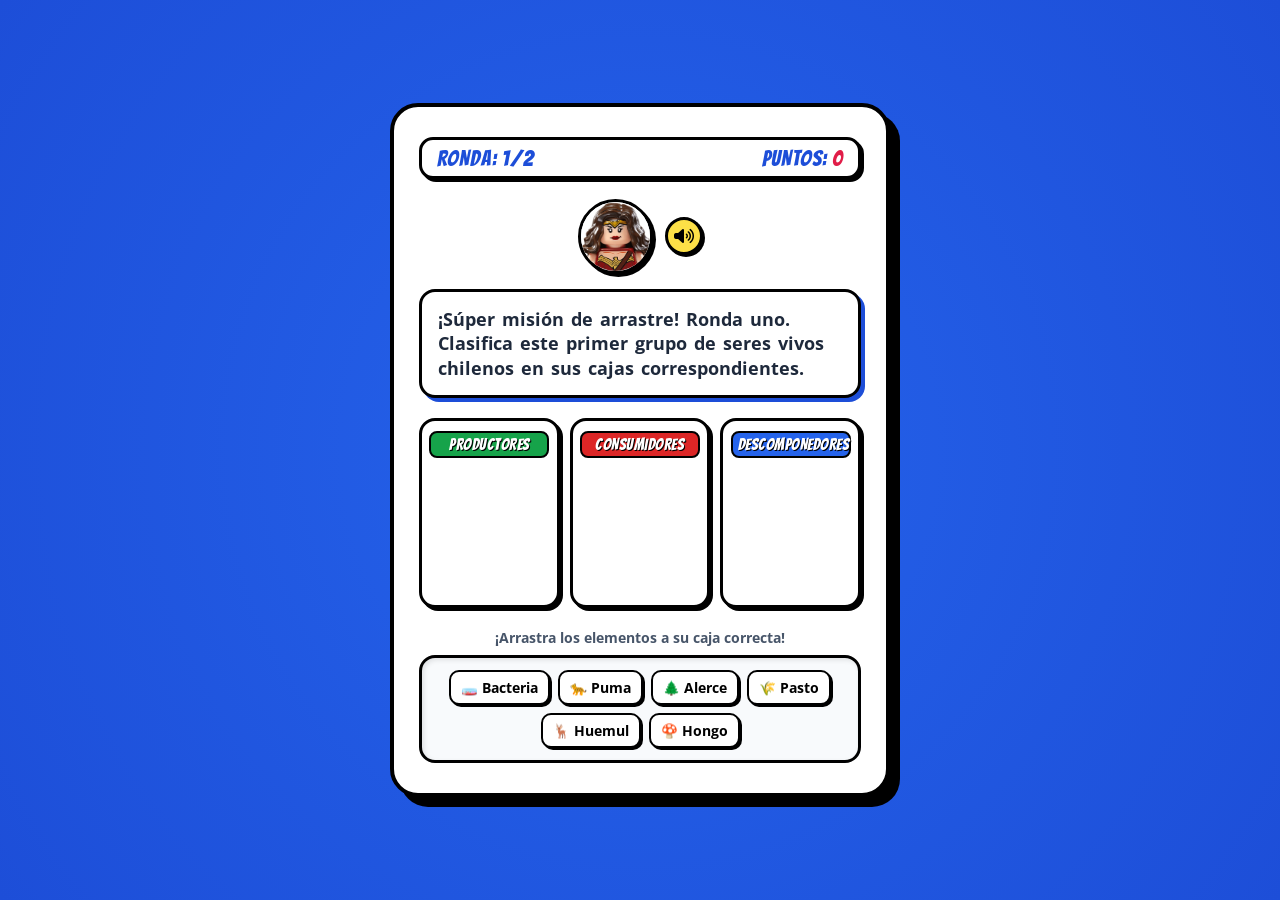
<file: juego3.html>
<!DOCTYPE html>
<html lang="es">
<head>
    <meta charset="UTF-8">
    <meta name="viewport" content="width=device-width, initial-scale=1.0">
    <title>Juego 3: El Clasificador Trófico</title>
    <link rel="preconnect" href="https://fonts.googleapis.com">
    <link rel="preconnect" href="https://fonts.gstatic.com" crossorigin>
    <link href="https://fonts.googleapis.com/css2?family=Bangers&family=Open+Sans:wght@400;700&display=swap" rel="stylesheet">
    <link rel="stylesheet" href="https://cdnjs.cloudflare.com/ajax/libs/font-awesome/6.5.1/css/all.min.css">
    <script src="js/efectos.js"></script>

    <style>
        /* =======================================================
           RESET, FONDO Y CONFIGURACIÓN GENERAL
           ======================================================= */
        * {
            box-sizing: border-box;
            margin: 0;
            padding: 0;
        }

        body {
            background: radial-gradient(circle, #2563eb 0%, #1d4ed8 100%) !important;
            background-color: #1d4ed8 !important;
            font-family: 'Open Sans', sans-serif;
            min-height: 100vh;
            display: flex;
            justify-content: center;
            align-items: center;
            padding: 20px;
            overflow-x: hidden;
        }

        /* CAJA CENTRAL DEL JUEGO ESTILO CÓMIC */
        .game-box {
            background: #ffffff !important;
            border: 4px solid #000000 !important;
            border-radius: 28px !important;
            box-shadow: 10px 10px 0px #000000 !important;
            max-width: 500px;
            width: 100%;
            padding: 30px 25px;
            text-align: center;
            position: relative;
        }

        /* Marcadores superiores (HUD) */
        .game-header {
            display: flex;
            justify-content: space-between;
            align-items: center;
            margin-bottom: 20px;
            background: #ffffff;
            border: 3px solid #000000;
            padding: 6px 15px;
            border-radius: 14px;
            box-shadow: 3px 3px 0px #000000;
        }

        .hud-text {
            font-family: 'Bangers', cursive;
            font-size: 1.4rem;
            letter-spacing: 1px;
            color: #1d4ed8;
        }

        .score-badge { color: #e11d48; }

        /* Zona del Personaje / Avatar */
        .character-zone {
            display: flex;
            align-items: center;
            justify-content: center;
            gap: 12px;
            margin-bottom: 15px;
        }

        .avatar-frame {
            width: 75px;
            height: 75px;
            border: 3px solid #000000;
            border-radius: 50%;
            box-shadow: 3px 3px 0px #000000;
            object-fit: cover;
            background: #e2e8f0;
        }

        /* Botón Parlante */
        .btn-repeat-voice {
            background: #fde047 !important;
            color: #000000 !important;
            border: 3px solid #000000;
            width: 38px;
            height: 38px;
            border-radius: 50%;
            cursor: pointer;
            box-shadow: 2px 2px 0px #000000;
            display: flex;
            align-items: center;
            justify-content: center;
            font-size: 1rem;
        }

        /* Globo de texto de instrucciones */
        .comic-bubble {
            background: #ffffff;
            border: 3px solid #000000;
            border-radius: 16px;
            padding: 15px;
            font-size: 1.1rem;
            font-weight: bold;
            color: #1e293b;
            box-shadow: 4px 4px 0px #1d4ed8;
            margin-bottom: 20px;
            text-align: left;
            line-height: 1.4;
        }

        .word-span { display: inline-block; padding: 0 1px; }
        .word-highlight { background-color: #fde047 !important; color: #000000 !important; border-radius: 4px; }

        /* AREAS DE RECEPTORAS (LAS 3 CAJAS TRÓFICAS) */
        .drop-zones-container {
            display: grid;
            grid-template-columns: repeat(3, 1fr);
            gap: 10px;
            margin-bottom: 20px;
        }

        .zone-box {
            background: #ffffff;
            border: 3px solid #000000;
            border-radius: 16px;
            padding: 10px 4px;
            min-height: 190px;
            box-shadow: 3px 3px 0px #000000;
            transition: background-color 0.2s;
            display: flex;
            flex-direction: column;
            gap: 6px;
            align-items: center;
        }

        .zone-box.drag-over {
            background-color: #fef08a; 
        }

        .zone-title {
            font-family: 'Bangers', cursive;
            font-size: 1rem;
            letter-spacing: 0.5px;
            padding: 3px 5px;
            border-radius: 8px;
            color: #ffffff;
            border: 2px solid #000000;
            width: 95%;
            margin-bottom: 4px;
            text-shadow: 1px 1px 0px #000000;
        }
        .bg-prod { background: #16a34a; }
        .bg-cons { background: #dc2626; }
        .bg-desc { background: #2563eb; }

        /* ELEMENTOS PARA ARRASTRAR (TARJETAS) */
        .drag-pool {
            display: flex;
            justify-content: center;
            gap: 8px;
            flex-wrap: wrap;
            background: #f8fafc;
            padding: 12px;
            border: 3px solid #000000;
            border-radius: 16px;
            min-height: 85px;
            box-shadow: inset 2px 2px 5px rgba(0,0,0,0.1);
        }

        .drag-item {
            font-family: 'Open Sans', sans-serif;
            font-weight: bold;
            font-size: 0.85rem;
            background: #ffffff;
            border: 2px solid #000000;
            padding: 6px 10px;
            border-radius: 10px;
            cursor: grab;
            box-shadow: 2px 2px 0px #000000;
            user-select: none;
        }

        .drag-item:active { cursor: grabbing; }
        .drag-item.dragging { opacity: 0.3; }

        /* Tarjeta cuando ya está dentro de una caja */
        .zone-box .drag-item {
            width: 95%;
            font-size: 0.8rem;
            padding: 4px;
            box-shadow: none;
            border: 2px solid #000000;
            cursor: default;
        }

        /* =======================================================
           ESTILOS SOLICITADOS PARA LA PANTALLA DE RESULTADOS
           ======================================================= */
        .screen-hidden { 
            display: none !important; 
        }

        /* Título en verde, cursiva inclinada y con sombra idéntico a tu foto */
        .victory-title { 
            font-family: 'Bangers', cursive; 
            font-size: 3.5rem; 
            color: #16a34a; 
            text-shadow: 3px 3px 0px #000000; 
            margin-bottom: 15px;
            font-style: italic;
            letter-spacing: 1px;
        }

        /* El recuadro amarillo para destacar los puntos conseguidos */
        .final-badge { 
            font-family: 'Bangers', cursive; 
            font-size: 1.8rem; 
            background: #fde047; 
            padding: 8px 25px; 
            border: 3px solid #000000; 
            display: inline-block; 
            box-shadow: 4px 4px 0px #000000; 
            margin-bottom: 25px; 
        }

        /* Botones de navegación estilo cómic */
        .btn-nav { 
            font-family: 'Bangers', cursive; 
            font-size: 1.5rem; 
            padding: 12px 25px; 
            border: 3px solid #000000; 
            border-radius: 14px; 
            cursor: pointer; 
            text-decoration: none; 
            display: inline-block; 
            box-shadow: 4px 4px 0px #000000; 
            width: 90%;
            max-width: 380px;
            letter-spacing: 0.5px;
            transition: transform 0.1s, box-shadow 0.1s;
            text-align: center;
        }

        .btn-nav:active {
            transform: translate(2px, 2px);
            box-shadow: 2px 2px 0px #000000;
        }

        /* Botón 1: Azul con texto blanco y sombra de texto */
        .btn-blue { 
            background: #2563eb; 
            color: #ffffff; 
            text-shadow: 2px 2px 0px #000000; 
        }

        /* Botón 2: Amarillo con texto negro */
        .btn-yellow { 
            background: #fde047; 
            color: #000000; 
        }

        /* Botón 3: Rosado/Fucsia con texto blanco y sombra de texto */
        .btn-pink { 
            background: #e11d48; 
            color: #ffffff; 
            text-shadow: 2px 2px 0px #000000; 
        }
    </style>
</head>
<body>

    <div class="game-box">
        <div id="screen-game">
            <header class="game-header">
                <div class="hud-text">RONDA: <span id="current-round">1/2</span></div>
                <div class="hud-text">PUNTOS: <span id="score-node" class="score-badge">0</span></div>
            </header>

            <div class="character-zone">
                <img id="player-hero-avatar" src="img/avatar1.jpeg" alt="Héroe" class="avatar-frame">
                <button class="btn-repeat-voice" onclick="volverAEscuchar()"><i class="fa-solid fa-volume-high"></i></button>
            </div>

            <div class="comic-bubble" id="instruction-bubble"></div>

            <div class="drop-zones-container">
                <div class="zone-box" data-role="productor" ondragover="allowDrop(event)" ondragleave="dragLeave(event)" ondrop="handleDrop(event)">
                    <div class="zone-title bg-prod">PRODUCTORES</div>
                </div>
                <div class="zone-box" data-role="consumidor" ondragover="allowDrop(event)" ondragleave="dragLeave(event)" ondrop="handleDrop(event)">
                    <div class="zone-title bg-cons">CONSUMIDORES</div>
                </div>
                <div class="zone-box" data-role="descomponedor" ondragover="allowDrop(event)" ondragleave="dragLeave(event)" ondrop="handleDrop(event)">
                    <div class="zone-title bg-desc">DESCOMPONEDORES</div>
                </div>
            </div>

            <p style="font-size: 0.85rem; font-weight: bold; margin-bottom: 8px; color: #475569;">¡Arrastra los elementos a su caja correcta!</p>
            
            <div class="drag-pool" id="items-pool"></div>
        </div>

        <div id="screen-results" class="screen-hidden">
            <h1 class="victory-title">¡MISIÓN CUMPLIDA!</h1>
            <p class="final-badge" id="results-score-text">CONSEGUISTE 0 PUNTOS</p>
            
            <p style="font-weight: bold; font-size: 0.95rem; margin-bottom: 20px; color: #475569;">¿Cuál es tu próximo paso, héroe?</p>
            
            <div style="display: flex; flex-direction: column; gap: 12px; align-items: center;">
                <a href="juego4.html" class="btn-nav btn-blue">➡️ SIGUIENTE NIVEL (JUEGO 4)</a>
                <button class="btn-nav btn-yellow" onclick="reiniciarJuego()">🔄 REPETIR ESTA TRIVIA</button>
                <a href="juegos.html" class="btn-nav btn-pink">🏠 VOLVER AL PANEL</a>
            </div>
        </div>
    </div>

    <script>
        const consignaVozRonda1 = "¡Súper misión de arrastre! Ronda uno. Clasifica este primer grupo de seres vivos chilenos en sus cajas correspondientes.";
        const consignaVozRonda2 = "¡Excelente! Llegamos a la Ronda dos. Aquí tienes nuevos organismos chilenos. ¡A clasificar!";
        
        // Base de datos de 12 organismos chilenos (6 por cada ronda)
        const baseOrganismos = [
            // RONDA 1
            { id: "org1", nombre: "🌲 Alerce", correcto: "productor", ronda: 1 },
            { id: "org2", nombre: "🌾 Pasto", correcto: "productor", ronda: 1 },
            { id: "org3", nombre: "🦌 Huemul", correcto: "consumidor", ronda: 1 },
            { id: "org4", nombre: "🐆 Puma", correcto: "consumidor", ronda: 1 },
            { id: "org5", nombre: "🍄 Hongo", correcto: "descomponedor", ronda: 1 },
            { id: "org6", nombre: "🧫 Bacteria", correcto: "descomponedor", ronda: 1 },
            
            // RONDA 2
            { id: "org7", nombre: "🌺 Copihue", correcto: "productor", ronda: 2 },
            { id: "org8", nombre: "🌵 Cactus", correcto: "productor", ronda: 2 },
            { id: "org9", nombre: "🦉 Lechuza", correcto: "consumidor", ronda: 2 },
            { id: "org10", nombre: "🐭 Monito Monte", correcto: "consumidor", ronda: 2 },
            { id: "org11", nombre: "🪱 Lombriz", correcto: "descomponedor", ronda: 2 },
            { id: "org12", nombre: "🍄 Levadura", correcto: "descomponedor", ronda: 2 }
        ];

        let rondaActual = 1;
        let logradosEnRonda = 0;
        let puntaje = 0;
        let spansPalabras = [];
        let idElementoArrastrándose = null;

        document.addEventListener("DOMContentLoaded", () => {
            const avatar = localStorage.getItem("avatarEstudiante") || "avatar1";
            const imgHero = document.getElementById("player-hero-avatar");
            if(avatar === "avatar1") imgHero.src = "img/avatar1.jpeg";
            else if(avatar === "avatar2") imgHero.src = "img/avatar2.jpeg";
            else if(avatar === "avatar3") imgHero.src = "img/avatar3.jpeg";
            else if(avatar === "avatar4") imgHero.src = "img/avatar4.jpeg";
            
            cargarRonda();
        });

        function cargarRonda() {
            logradosEnRonda = 0;
            document.getElementById("current-round").textContent = `${rondaActual}/2`;
            document.getElementById("score-node").textContent = puntaje;

            const cajaIns = document.getElementById("instruction-bubble");
            const textoVoz = (rondaActual === 1) ? consignaVozRonda1 : consignaVozRonda2;
            
            cajaIns.innerHTML = textoVoz.split(' ').map(w => `<span class="word-span">${w}</span>`).join(' ');
            spansPalabras = cajaIns.querySelectorAll('.word-span');

            const tarjetasRonda = baseOrganismos.filter(item => item.ronda === rondaActual);
            const listaMezclada = tarjetasRonda.sort(() => Math.random() - 0.5);

            const pool = document.getElementById("items-pool");
            pool.innerHTML = listaMezclada.map(org => `
                <div class="drag-item" id="${org.id}" draggable="true" ondragstart="handleDragStart(event)" ondragend="handleDragEnd(event)">
                    ${org.nombre}
                </div>
            `).join('');

            reproducirConSubrayado(textoVoz);
        }

        function reproducirConSubrayado(textoAEscuchar) {
            if (!('speechSynthesis' in window)) return;
            window.speechSynthesis.cancel();

            const ut = new SpeechSynthesisUtterance(textoAEscuchar);
            ut.lang = 'es-CL';
            ut.rate = 0.85;
            let idxW = 0;

            ut.onboundary = (e) => {
                if (e.name === 'word') {
                    spansPalabras.forEach(s => s.classList.remove('word-highlight'));
                    if (idxW < spansPalabras.length) {
                        spansPalabras[idxW].classList.add('word-highlight');
                        idxW++;
                    }
                }
            };
            ut.onend = () => spansPalabras.forEach(s => s.classList.remove('word-highlight'));
            window.speechSynthesis.speak(ut);
        }

        function volverAEscuchar() { 
            const textoVoz = (rondaActual === 1) ? consignaVozRonda1 : consignaVozRonda2;
            reproducirConSubrayado(textoVoz); 
        }

        function handleDragStart(e) {
            idElementoArrastrándose = e.target.id;
            e.target.classList.add("dragging");
            e.dataTransfer.setData("text/plain", e.target.id);
        }

        function handleDragEnd(e) {
            e.target.classList.remove("dragging");
        }

        function allowDrop(e) {
            e.preventDefault();
            e.currentTarget.classList.add("drag-over");
        }

        function dragLeave(e) {
            e.currentTarget.classList.remove("drag-over");
        }

        function handleDrop(e) {
            e.preventDefault();
            const contenedorDestino = e.currentTarget;
            contenedorDestino.classList.remove("drag-over");

            const idTarjeta = idElementoArrastrándose || e.dataTransfer.getData("text");
            const tarjetaElemento = document.getElementById(idTarjeta);
            if (!tarjetaElemento) return;

            const datosObjeto = baseOrganismos.find(item => item.id === idTarjeta);
            const rolCajaDestino = contenedorDestino.getAttribute("data-role");

            if (datosObjeto.correcto === rolCajaDestino) {
                tarjetaElemento.setAttribute("draggable", "false");
                contenedorDestino.appendChild(tarjetaElemento); 
                
                puntaje += 100;
                logradosEnRonda++;
                
                document.getElementById("score-node").textContent = puntaje;
                reproducirAcierto(); // Sonido nativo de acierto
                reproducirAudioCorto("¡Excelente!");

                if (logradosEnRonda === 6) {
                    if (rondaActual === 1) {
                        setTimeout(() => {
                            rondaActual = 2;
                            limpiarCajasVisuales();
                            cargarRonda();
                        }, 1200);
                    } else {
                        setTimeout(finalizarJuego, 1200);
                    }
                }
            } else {
                reproducirError(); // Sonido nativo de error
                reproducirAudioCorto("¡Prueba otra caja!");
                puntaje = Math.max(0, puntaje - 20); 
                document.getElementById("score-node").textContent = puntaje;
            }
            idElementoArrastrándose = null;
        }

        function reproducirAudioCorto(mensaje) {
            if ('speechSynthesis' in window) {
                window.speechSynthesis.cancel();
                const discurso = new SpeechSynthesisUtterance(mensaje);
                discurso.lang = 'es-CL';
                window.speechSynthesis.speak(discurso);
            }
        }

        function limpiarCajasVisuales() {
            const cajas = document.querySelectorAll(".zone-box");
            cajas.forEach(caja => {
                const tarjetas = caja.querySelectorAll(".drag-item");
                tarjetas.forEach(t => t.remove());
            });
        }

        // Lógica clave: Hace el intercambio de pantallas e inyecta los puntos en la tarjeta amarilla
        function finalizarJuego() {
            // Guardar puntaje en localStorage
            localStorage.setItem("puntaje_juego3", puntaje);

            document.getElementById("screen-game").classList.add("screen-hidden");
            document.getElementById("screen-results").classList.remove("screen-hidden");
            document.getElementById("results-score-text").textContent = `CONSEGUISTE ${puntaje} PUNTOS`;
            
            lanzarSerpentinas(); // Serpentinas visuales y sonido de confetti
            reproducirAudioCorto(`¡Misión cumplida! Conseguiste ${puntaje} puntos.`);
        }

        function reiniciarJuego() {
            rondaActual = 1;
            puntaje = 0;
            limpiarCajasVisuales();
            document.getElementById("screen-results").classList.add("screen-hidden");
            document.getElementById("screen-game").classList.remove("screen-hidden");
            cargarRonda();
        }
    </script>
</body>
</html>
</file>
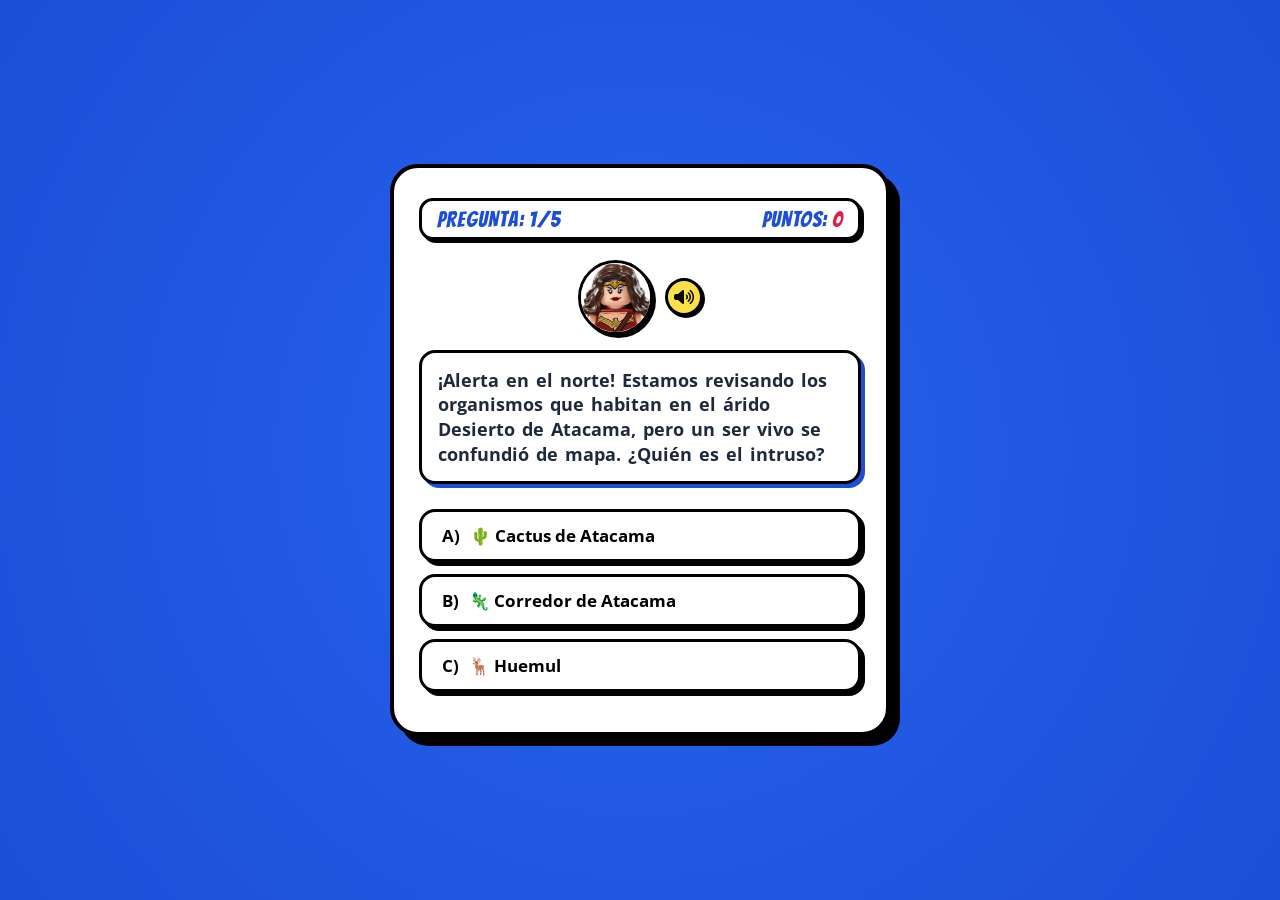
<file: juego4.html>
<!DOCTYPE html>
<html lang="es">
<head>
    <meta charset="UTF-8">
    <meta name="viewport" content="width=device-width, initial-scale=1.0">
    <title>Juego 4: El Intruso del Ecosistema</title>
    <link rel="preconnect" href="https://fonts.googleapis.com">
    <link rel="preconnect" href="https://fonts.gstatic.com" crossorigin>
    <link href="https://fonts.googleapis.com/css2?family=Bangers&family=Open+Sans:wght@400;700&display=swap" rel="stylesheet">
    <link rel="stylesheet" href="https://cdnjs.cloudflare.com/ajax/libs/font-awesome/6.5.1/css/all.min.css">
    <script src="js/efectos.js"></script>

    <style>
        /* =======================================================
           RESET, FONDO Y CONFIGURACIÓN GENERAL
           ======================================================= */
        * {
            box-sizing: border-box;
            margin: 0;
            padding: 0;
        }

        body {
            background: radial-gradient(circle, #2563eb 0%, #1d4ed8 100%) !important;
            background-color: #1d4ed8 !important;
            font-family: 'Open Sans', sans-serif;
            min-height: 100vh;
            display: flex;
            justify-content: center;
            align-items: center;
            padding: 20px;
            overflow-x: hidden;
        }

        /* CAJA CENTRAL DEL JUEGO ESTILO CÓMIC */
        .game-box {
            background: #ffffff !important;
            border: 4px solid #000000 !important;
            border-radius: 28px !important;
            box-shadow: 10px 10px 0px #000000 !important;
            max-width: 500px;
            width: 100%;
            padding: 30px 25px;
            text-align: center;
            position: relative;
        }

        /* Marcadores superiores (HUD) */
        .game-header {
            display: flex;
            justify-content: space-between;
            align-items: center;
            margin-bottom: 20px;
            background: #ffffff;
            border: 3px solid #000000;
            padding: 6px 15px;
            border-radius: 14px;
            box-shadow: 3px 3px 0px #000000;
        }

        .hud-text {
            font-family: 'Bangers', cursive;
            font-size: 1.4rem;
            letter-spacing: 1px;
            color: #1d4ed8;
        }

        .score-badge { color: #e11d48; }

        /* Zona del Personaje / Avatar */
        .character-zone {
            display: flex;
            align-items: center;
            justify-content: center;
            gap: 12px;
            margin-bottom: 15px;
        }

        .avatar-frame {
            width: 75px;
            height: 75px;
            border: 3px solid #000000;
            border-radius: 50%;
            box-shadow: 3px 3px 0px #000000;
            object-fit: cover;
            background: #e2e8f0;
        }

        /* Botón Parlante */
        .btn-repeat-voice {
            background: #fde047 !important;
            color: #000000 !important;
            border: 3px solid #000000;
            width: 38px;
            height: 38px;
            border-radius: 50%;
            cursor: pointer;
            box-shadow: 2px 2px 0px #000000;
            display: flex;
            align-items: center;
            justify-content: center;
            font-size: 1rem;
        }

        /* Globo de texto de instrucciones */
        .comic-bubble {
            background: #ffffff;
            border: 3px solid #000000;
            border-radius: 16px;
            padding: 15px;
            font-size: 1.1rem;
            font-weight: bold;
            color: #1e293b;
            box-shadow: 4px 4px 0px #1d4ed8;
            margin-bottom: 25px;
            text-align: left;
            line-height: 1.4;
        }

        .word-span { display: inline-block; padding: 0 1px; }
        .word-highlight { background-color: #fde047 !important; color: #000000 !important; border-radius: 4px; }

        /* CONTENEDOR DE OPCIONES (BOTONES DE RESPUESTA A, B, C) */
        .options-container {
            display: flex;
            flex-direction: column;
            gap: 12px;
            margin-bottom: 10px;
            align-items: center;
        }

        .btn-option {
            font-family: 'Open Sans', sans-serif;
            font-weight: bold;
            font-size: 1.05rem;
            background: #ffffff;
            color: #000000;
            border: 3px solid #000000;
            padding: 12px 20px;
            border-radius: 16px;
            cursor: pointer;
            box-shadow: 4px 4px 0px #000000;
            width: 100%;
            text-align: left;
            transition: transform 0.1s, box-shadow 0.1s;
            display: flex;
            align-items: center;
            gap: 10px;
        }

        .btn-option:active {
            transform: translate(2px, 2px);
            box-shadow: 2px 2px 0px #000000;
        }

        /* =======================================================
           ESTILOS PARA LA PANTALLA DE RESULTADOS
           ======================================================= */
        .screen-hidden { 
            display: none !important; 
        }

        .victory-title { 
            font-family: 'Bangers', cursive; 
            font-size: 3.5rem; 
            color: #16a34a; 
            text-shadow: 3px 3px 0px #000000; 
            margin-bottom: 15px;
            font-style: italic;
            letter-spacing: 1px;
        }

        .final-badge { 
            font-family: 'Bangers', cursive; 
            font-size: 1.8rem; 
            background: #fde047; 
            padding: 8px 25px; 
            border: 3px solid #000000; 
            display: inline-block; 
            box-shadow: 4px 4px 0px #000000; 
            margin-bottom: 25px; 
        }

        /* Botones de navegación de la pantalla final */
        .btn-nav { 
            font-family: 'Bangers', cursive; 
            font-size: 1.5rem; 
            padding: 12px 25px; 
            border: 3px solid #000000; 
            border-radius: 14px; 
            cursor: pointer; 
            text-decoration: none; 
            display: inline-block; 
            box-shadow: 4px 4px 0px #000000; 
            width: 90%;
            max-width: 380px;
            letter-spacing: 0.5px;
            transition: transform 0.1s, box-shadow 0.1s;
            text-align: center;
        }

        .btn-nav:active {
            transform: translate(2px, 2px);
            box-shadow: 2px 2px 0px #000000;
        }

        .btn-blue { 
            background: #2563eb; 
            color: #ffffff; 
            text-shadow: 2px 2px 0px #000000; 
        }

        .btn-yellow { 
            background: #fde047; 
            color: #000000; 
        }

        .btn-pink { 
            background: #e11d48; 
            color: #ffffff; 
            text-shadow: 2px 2px 0px #000000; 
        }
    </style>
</head>
<body>

    <div class="game-box">
        <div id="screen-game">
            <header class="game-header">
                <div class="hud-text">PREGUNTA: <span id="current-question">1/5</span></div>
                <div class="hud-text">PUNTOS: <span id="score-node" class="score-badge">0</span></div>
            </header>

            <div class="character-zone">
                <img id="player-hero-avatar" src="img/avatar1.jpeg" alt="Héroe" class="avatar-frame">
                <button class="btn-repeat-voice" onclick="volverAEscuchar()"><i class="fa-solid fa-volume-high"></i></button>
            </div>

            <div class="comic-bubble" id="instruction-bubble"></div>

            <div class="options-container" id="options-pool">
                </div>
        </div>

        <div id="screen-results" class="screen-hidden">
            <h1 class="victory-title">¡MISIÓN CUMPLIDA!</h1>
            <p class="final-badge" id="results-score-text">CONSEGUISTE 0 PUNTOS</p>
            
            <p style="font-weight: bold; font-size: 0.95rem; margin-bottom: 20px; color: #475569;">¿Cuál es tu próximo paso, héroe?</p>
            
            <div style="display: flex; flex-direction: column; gap: 12px; align-items: center;">
                <a href="juego5.html" class="btn-nav btn-blue">➡️ SIGUIENTE NIVEL (JUEGO 5)</a>
                <button class="btn-nav btn-yellow" onclick="reiniciarJuego()">🔄 REPETIR ESTA TRIVIA</button>
                <a href="juegos.html" class="btn-nav btn-pink">🏠 VOLVER AL PANEL</a>
            </div>
        </div>
    </div>

    <script>
        // Banco de preguntas corregido (Ya no dice la palabra Intruso en las opciones)
        const preguntasTrivia = [
            {
                textoVoz: "¡Alerta en el norte! Estamos revisando los organismos que habitan en el árido Desierto de Atacama, pero un ser vivo se confundió de mapa. ¿Quién es el intruso?",
                opciones: [
                    { clave: "A", texto: "🌵 Cactus de Atacama", esCorrecto: false },
                    { clave: "B", texto: "🦎 Corredor de Atacama", esCorrecto: false },
                    { clave: "C", texto: "🦌 Huemul", esCorrecto: true }
                ]
            },
            {
                textoVoz: "¡Cuidado, héroe! A veces llegan animales de otros países que causan estragos en nuestros ríos del sur. ¿Cuál de estos es un intruso peligroso para el ecosistema chileno?",
                opciones: [
                    { clave: "A", texto: "🦦 Pudú", esCorrecto: false },
                    { clave: "B", texto: "🦫 Castor Americano", esCorrecto: true },
                    { clave: "C", texto: "🦅 Cóndor Andino", esCorrecto: false }
                ]
            },
            {
                textoVoz: "En el bosque valdiviano, los productores atrapan la luz del sol para fabricar energía. Pero alguien se coló en la fila porque él no fabrica su alimento, ¡sino que caza! ¿Quién es el intruso?",
                opciones: [
                    { clave: "A", texto: "🌲 Alerce", esCorrecto: false },
                    { clave: "B", texto: "🌺 Copihue", esCorrecto: false },
                    { clave: "C", texto: "🐆 Puma Chileno", esCorrecto: true }
                ]
            },
            {
                textoVoz: "¡Nos sumergimos en las costas de Chile! Aquí vemos algas y peces nadando felices, pero alguien respira por pulmones y prefiere volar por los cielos andinos. ¿Quién es el intruso marino?",
                opciones: [
                    { clave: "A", texto: "🦉 Lechuza", esCorrecto: true },
                    { clave: "B", texto: "🐧 Pingüino de Humboldt", esCorrecto: false },
                    { clave: "C", texto: "🐟 Jurel", esCorrecto: false }
                ]
            },
            {
                textoVoz: "¡Llegó la noche en la cordillera! Los animales nocturnos salen a buscar comida en la oscuridad, pero hay un intruso que duerme de noche y necesita el sol para activarse. ¿Quién se metió en la noche?",
                opciones: [
                    { clave: "A", texto: "🦉 Tucúquere", esCorrecto: false },
                    { clave: "B", texto: "🦎 Lagartija Esbelta", esCorrecto: true },
                    { clave: "C", texto: "🦇 Murciélago Orejudo", esCorrecto: false }
                ]
            }
        ];

        let indicePregunta = 0;
        let puntaje = 0;
        let spansPalabras = [];
        let bloqueandoOpciones = false;

        document.addEventListener("DOMContentLoaded", () => {
            const avatar = localStorage.getItem("avatarEstudiante") || "avatar1";
            const imgHero = document.getElementById("player-hero-avatar");
            if(avatar === "avatar1") imgHero.src = "img/avatar1.jpeg";
            else if(avatar === "avatar2") imgHero.src = "img/avatar2.jpeg";
            else if(avatar === "avatar3") imgHero.src = "img/avatar3.jpeg";
            else if(avatar === "avatar4") imgHero.src = "img/avatar4.jpeg";
            
            cargarPregunta();
        });

        function cargarPregunta() {
            bloqueandoOpciones = false;
            document.getElementById("current-question").textContent = `${indicePregunta + 1}/5`;
            document.getElementById("score-node").textContent = puntaje;

            const datosPregunta = preguntasTrivia[indicePregunta];
            const cajaIns = document.getElementById("instruction-bubble");
            
            cajaIns.innerHTML = datosPregunta.textoVoz.split(' ').map(w => `<span class="word-span">${w}</span>`).join(' ');
            spansPalabras = cajaIns.querySelectorAll('.word-span');

            const pool = document.getElementById("options-pool");
            pool.innerHTML = datosPregunta.opciones.map(opc => `
                <button class="btn-option" onclick="validarRespuesta(${opc.esCorrecto}, this)">
                    <strong>${opc.clave})</strong> ${opc.texto}
                </button>
            `).join('');

            reproducirConSubrayado(datosPregunta.textoVoz);
        }

        function reproducirConSubrayado(textoAEscuchar) {
            if (!('speechSynthesis' in window)) return;
            window.speechSynthesis.cancel();

            const ut = new SpeechSynthesisUtterance(textoAEscuchar);
            ut.lang = 'es-CL';
            ut.rate = 0.85;
            let idxW = 0;

            ut.onboundary = (e) => {
                if (e.name === 'word') {
                    spansPalabras.forEach(s => s.classList.remove('word-highlight'));
                    if (idxW < spansPalabras.length) {
                        spansPalabras[idxW].classList.add('word-highlight');
                        idxW++;
                    }
                }
            };
            ut.onend = () => spansPalabras.forEach(s => s.classList.remove('word-highlight'));
            window.speechSynthesis.speak(ut);
        }

        function volverAEscuchar() { 
            reproducirConSubrayado(preguntasTrivia[indicePregunta].textoVoz); 
        }

        function validarRespuesta(esCorrecto, botonPresionado) {
            if (bloqueandoOpciones) return;
            bloqueandoOpciones = true;

            if (esCorrecto) {
                botonPresionado.style.backgroundColor = "#bbf7d0"; 
                botonPresionado.style.borderColor = "#16a34a";
                puntaje += 100;
                document.getElementById("score-node").textContent = puntaje;
                reproducirAcierto(); // Sonido nativo de acierto
                reproducirAudioCorto("¡Bien Hecho! Atrapaste al intruso.");
            } else {
                botonPresionado.style.backgroundColor = "#fecdd3"; 
                botonPresionado.style.borderColor = "#dc2626";
                puntaje = Math.max(0, puntaje - 20);
                document.getElementById("score-node").textContent = puntaje;
                reproducirError(); // Sonido nativo de error
                reproducirAudioCorto("¡Ese organismo sí pertenece al lugar!");
            }

            setTimeout(() => {
                if (indicePregunta < 4) {
                    indicePregunta++;
                    cargarPregunta();
                } else {
                    finalizarJuego();
                }
            }, 1500);
        }

        function reproducirAudioCorto(mensaje) {
            if ('speechSynthesis' in window) {
                window.speechSynthesis.cancel();
                const discurso = new SpeechSynthesisUtterance(mensaje);
                discurso.lang = 'es-CL';
                window.speechSynthesis.speak(discurso);
            }
        }

        function finalizarJuego() {
            // Guardar puntaje en localStorage
            localStorage.setItem("puntaje_juego4", puntaje);

            document.getElementById("screen-game").classList.add("screen-hidden");
            document.getElementById("screen-results").classList.remove("screen-hidden");
            document.getElementById("results-score-text").textContent = `CONSEGUISTE ${puntaje} PUNTOS`;
            
            lanzarSerpentinas(); // Serpentinas visuales y sonido de confetti
            reproducirAudioCorto(`¡Misión cumplida! Completaste el rastreo de intrusos y conseguiste ${puntaje} puntos.`);
        }

        function reiniciarJuego() {
            indicePregunta = 0;
            puntaje = 0;
            document.getElementById("screen-results").classList.add("screen-hidden");
            document.getElementById("screen-game").classList.remove("screen-hidden");
            cargarPregunta();
        }
    </script>
</body>
</html>
</file>
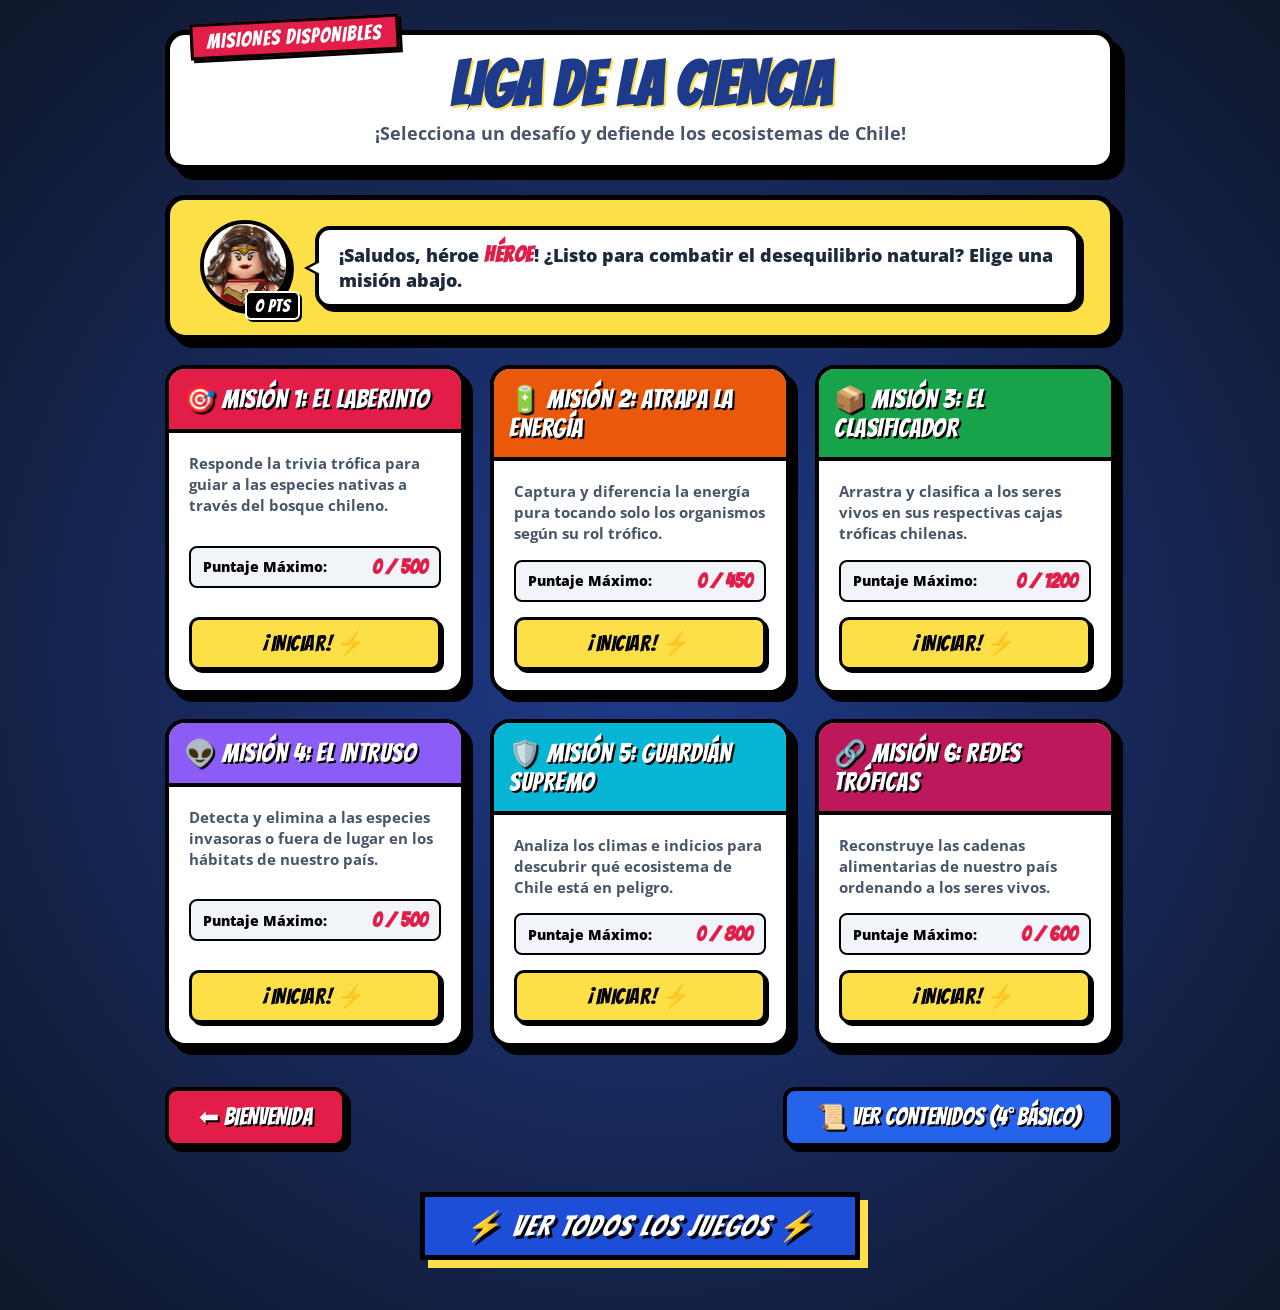
<file: juegos.html>
<!DOCTYPE html>
<html lang="es">
<head>
    <meta charset="UTF-8">
    <meta name="viewport" content="width=device-width, initial-scale=1.0">
    <title>Base de Operaciones - Selector de Juegos</title>
    <link rel="preconnect" href="https://fonts.googleapis.com">
    <link rel="preconnect" href="https://fonts.gstatic.com" crossorigin>
    <link href="https://fonts.googleapis.com/css2?family=Bangers&family=Open+Sans:wght@400;700&display=swap" rel="stylesheet">
    <link rel="stylesheet" href="https://cdnjs.cloudflare.com/ajax/libs/font-awesome/6.5.1/css/all.min.css">

    <style>
        * {
            box-sizing: border-box;
            margin: 0;
            padding: 0;
        }

        body {
            background: radial-gradient(circle, #1e3a8a 0%, #0f172a 100%) !important;
            background-color: #0f172a !important;
            font-family: 'Open Sans', sans-serif;
            min-height: 100vh;
            padding: 30px 20px;
            display: flex;
            justify-content: center;
            align-items: flex-start;
        }

        .dashboard-container {
            max-width: 950px;
            width: 100%;
            display: flex;
            flex-direction: column;
            gap: 25px;
        }

        /* CABECERA CÓMIC */
        .comic-header {
            background: #ffffff;
            border: 5px solid #000000;
            border-radius: 20px;
            padding: 20px;
            box-shadow: 10px 10px 0px #000000;
            text-align: center;
            position: relative;
        }

        .badge-hero {
            background: #e11d48;
            color: #ffffff;
            font-family: 'Bangers', cursive;
            font-size: 1.3rem;
            padding: 4px 14px;
            border: 3px solid #000000;
            position: absolute;
            top: -16px;
            left: 20px;
            transform: rotate(-3deg);
            box-shadow: 3px 3px 0px #000000;
            letter-spacing: 1px;
        }

        .main-title {
            font-family: 'Bangers', cursive;
            font-size: 3.8rem;
            color: #1e3a8a;
            text-shadow: 2px 2px 0px #fde047;
            letter-spacing: 1px;
            line-height: 1;
            margin-bottom: 5px;
        }

        .subtitle {
            font-size: 1.1rem;
            font-weight: bold;
            color: #475569;
        }

        /* TARJETA DE PERFIL DEL HÉROE */
        .hero-profile-card {
            background: #fde047;
            border: 5px solid #000000;
            border-radius: 20px;
            padding: 20px 30px;
            box-shadow: 8px 8px 0px #000000;
            display: flex;
            align-items: center;
            gap: 25px;
        }

        .avatar-container {
            position: relative;
            flex-shrink: 0;
        }

        .hero-avatar {
            width: 90px;
            height: 90px;
            object-fit: cover;
            border: 4px solid #000000;
            border-radius: 50%;
            box-shadow: 4px 4px 0px #000000;
            background: #ffffff;
        }

        .total-score-badge {
            background: #000000;
            color: #ffffff;
            font-family: 'Bangers', cursive;
            font-size: 1.1rem;
            padding: 3px 8px;
            border: 2px solid #ffffff;
            border-radius: 6px;
            position: absolute;
            bottom: -5px;
            right: -10px;
            box-shadow: 2px 2px 0px #000000;
        }

        .bubble-speech {
            background: #ffffff;
            border: 4px solid #000000;
            border-radius: 15px;
            padding: 12px 20px;
            position: relative;
            box-shadow: 4px 4px 0px #000000;
            flex-grow: 1;
        }

        .bubble-speech::before {
            content: '';
            position: absolute;
            left: -15px;
            top: 30px;
            border-width: 8px 15px 8px 0;
            border-style: solid;
            border-color: transparent #000000 transparent transparent;
            display: block;
            width: 0;
        }

        .bubble-speech::after {
            content: '';
            position: absolute;
            left: -10px;
            top: 30px;
            border-width: 8px 15px 8px 0;
            border-style: solid;
            border-color: transparent #ffffff transparent transparent;
            display: block;
            width: 0;
        }

        .speech-text {
            font-size: 1.15rem;
            font-weight: 800;
            color: #1e293b;
        }

        #hero-name {
            color: #e11d48;
            font-family: 'Bangers', cursive;
            font-size: 1.4rem;
            letter-spacing: 0.5px;
        }

        /* GRID DE MISIONES / JUEGOS */
        .missions-grid {
            display: grid;
            grid-template-columns: repeat(auto-fit, minmax(280px, 1fr));
            gap: 25px;
        }

        .mission-card {
            background: #ffffff;
            border: 4px solid #000000;
            border-radius: 20px;
            box-shadow: 8px 8px 0px #000000;
            display: flex;
            flex-direction: column;
            overflow: hidden;
            transition: transform 0.2s, box-shadow 0.2s;
        }

        .mission-card:hover {
            transform: translateY(-5px);
            box-shadow: 10px 10px 0px #000000;
        }

        .mission-banner {
            border-bottom: 4px solid #000000;
            padding: 15px;
            font-family: 'Bangers', cursive;
            font-size: 1.6rem;
            letter-spacing: 0.5px;
            color: #ffffff;
            text-shadow: 2px 2px 0px #000000;
            text-transform: uppercase;
        }

        .mission-body {
            padding: 20px;
            display: flex;
            flex-direction: column;
            gap: 15px;
            flex-grow: 1;
            justify-content: space-between;
        }

        .mission-desc {
            font-size: 0.95rem;
            font-weight: bold;
            color: #475569;
            line-height: 1.4;
        }

        .score-info {
            background: #f1f5f9;
            border: 2px solid #000000;
            border-radius: 8px;
            padding: 8px 12px;
            display: flex;
            justify-content: space-between;
            align-items: center;
            font-weight: 800;
            font-size: 0.9rem;
        }

        .score-val {
            color: #e11d48;
            font-family: 'Bangers', cursive;
            font-size: 1.25rem;
        }

        .btn-comic {
            font-family: 'Bangers', cursive;
            font-size: 1.4rem;
            padding: 10px 20px;
            border: 3px solid #000000;
            border-radius: 10px;
            cursor: pointer;
            box-shadow: 3px 3px 0px #000000;
            transition: transform 0.1s, box-shadow 0.1s;
            letter-spacing: 0.5px;
            text-decoration: none;
            text-align: center;
            display: block;
        }

        .btn-comic:active {
            transform: translate(2px, 2px);
            box-shadow: 1px 1px 0px #000000;
        }

        /* Colores de las Misiones */
        .color-j1 .mission-banner { background: #e11d48; }
        .color-j2 .mission-banner { background: #ea580c; }
        .color-j3 .mission-banner { background: #16a34a; }
        .color-j4 .mission-banner { background: #8b5cf6; }
        .color-j5 .mission-banner { background: #06b6d4; }
        .color-j6 .mission-banner { background: #be185d; }

        .btn-start { background: #fde047; color: #000000; }
        .btn-start:hover { background: #facc15; }

        /* Botones de navegación inferiores */
        .footer-nav {
            display: flex;
            justify-content: space-between;
            gap: 20px;
            margin-top: 15px;
            flex-wrap: wrap;
        }

        .btn-footer {
            font-family: 'Bangers', cursive;
            font-size: 1.5rem;
            padding: 12px 30px;
            border: 4px solid #000000;
            border-radius: 12px;
            box-shadow: 5px 5px 0px #000000;
            text-decoration: none;
            display: inline-block;
            text-align: center;

        }
        /* ====================================================
ESTILO DEL BOTÓN ESTILO DC COMICS (RETRO/POP ART)
   ==================================================== */
.container-btn-dc {
    text-align: center;
    margin: 20px 0;
}

.btn-dc-comics {
    font-family: 'Bangers', cursive;
    font-size: 1.8rem;
    font-style: italic;
    background: #1d4ed8 !important; /* Azul héroe clásico */
    color: #ffffff !important;
    border: 5px solid #000000 !important;
    padding: 12px 40px;
    border-radius: 0px; /* Sin bordes redondeados para un look más de cómic impreso */
    text-decoration: none;
    display: inline-block;
    box-shadow: 8px 8px 0px #fde047; /* Sombra amarilla brillante descentrada */
    text-shadow: 3px 3px 0px #000000; /* Borde de texto negro */
    letter-spacing: 2px;
    text-transform: uppercase;
    transition: all 0.15s ease-in-out;
    position: relative;
}

/* Efecto al pasar el mouse por encima (Hover) */
.btn-dc-comics:hover {
    background: #e11d48 !important; /* Cambia a rojo de acción rápida */
    box-shadow: 4px 4px 0px #fde047; /* La sombra se achica dando efecto de presión */
    transform: translate(4px, 4px);
}

/* Efecto al hacer clic (Active) */
.btn-dc-comics:active {
    box-shadow: 0px 0px 0px #fde047;
    transform: translate(8px, 8px);
}
        .btn-red { background: #e11d48; color: #ffffff; text-shadow: 2px 2px 0px #000000; }
        .btn-blue { background: #2563eb; color: #ffffff; text-shadow: 2px 2px 0px #000000; }
    </style>
</head>
<body>

    <div class="dashboard-container">
        
        <header class="comic-header">
            <span class="badge-hero">MISIONES DISPONIBLES</span>
            <h1 class="main-title">LIGA DE LA CIENCIA</h1>
            <p class="subtitle">¡Selecciona un desafío y defiende los ecosistemas de Chile!</p>
        </header>

        <!-- Tarjeta de Perfil -->
        <div class="hero-profile-card">
            <div class="avatar-container">
                <img id="chosen-avatar" src="img/avatar1.jpeg" alt="Avatar Héroe" class="hero-avatar">
                <span class="total-score-badge" id="total-score-node">0 pts</span>
            </div>
            <div class="bubble-speech">
                <p class="speech-text">
                    ¡Saludos, héroe <span id="hero-name">Científico</span>! ¿Listo para combatir el desequilibrio natural? Elige una misión abajo.
                </p>
            </div>
        </div>

        <!-- Grid de los 5 juegos -->
        <div class="missions-grid">
            
            <!-- Juego 1 -->
            <div class="mission-card color-j1">
                <div class="mission-banner">🎯 Misión 1: El Laberinto</div>
                <div class="mission-body">
                    <p class="mission-desc">Responde la trivia trófica para guiar a las especies nativas a través del bosque chileno.</p>
                    <div class="score-info">
                        <span>Puntaje Máximo:</span>
                        <span class="score-val" id="score-j1">0 / 500</span>
                    </div>
                    <a href="juego1.html" class="btn-comic btn-start">¡INICIAR! ⚡</a>
                </div>
            </div>

            <!-- Juego 2 -->
            <div class="mission-card color-j2">
                <div class="mission-banner">🔋 Misión 2: Atrapa la Energía</div>
                <div class="mission-body">
                    <p class="mission-desc">Captura y diferencia la energía pura tocando solo los organismos según su rol trófico.</p>
                    <div class="score-info">
                        <span>Puntaje Máximo:</span>
                        <span class="score-val" id="score-j2">0 / 450</span>
                    </div>
                    <a href="juego2.html" class="btn-comic btn-start">¡INICIAR! ⚡</a>
                </div>
            </div>

            <!-- Juego 3 -->
            <div class="mission-card color-j3">
                <div class="mission-banner">📦 Misión 3: El Clasificador</div>
                <div class="mission-body">
                    <p class="mission-desc">Arrastra y clasifica a los seres vivos en sus respectivas cajas tróficas chilenas.</p>
                    <div class="score-info">
                        <span>Puntaje Máximo:</span>
                        <span class="score-val" id="score-j3">0 / 1200</span>
                    </div>
                    <a href="juego3.html" class="btn-comic btn-start">¡INICIAR! ⚡</a>
                </div>
            </div>

            <!-- Juego 4 -->
            <div class="mission-card color-j4">
                <div class="mission-banner">👽 Misión 4: El Intruso</div>
                <div class="mission-body">
                    <p class="mission-desc">Detecta y elimina a las especies invasoras o fuera de lugar en los hábitats de nuestro país.</p>
                    <div class="score-info">
                        <span>Puntaje Máximo:</span>
                        <span class="score-val" id="score-j4">0 / 500</span>
                    </div>
                    <a href="juego4.html" class="btn-comic btn-start">¡INICIAR! ⚡</a>
                </div>
            </div>

            <!-- Juego 5 -->
            <div class="mission-card color-j5">
                <div class="mission-banner">🛡️ Misión 5: Guardián Supremo</div>
                <div class="mission-body">
                    <p class="mission-desc">Analiza los climas e indicios para descubrir qué ecosistema de Chile está en peligro.</p>
                    <div class="score-info">
                        <span>Puntaje Máximo:</span>
                        <span class="score-val" id="score-j5">0 / 800</span>
                    </div>
                    <a href="juego5.html" class="btn-comic btn-start">¡INICIAR! ⚡</a>
                </div>
            </div>

            <!-- Juego 6 -->
            <div class="mission-card color-j6">
                <div class="mission-banner">🔗 Misión 6: Redes Tróficas</div>
                <div class="mission-body">
                    <p class="mission-desc">Reconstruye las cadenas alimentarias de nuestro país ordenando a los seres vivos.</p>
                    <div class="score-info">
                        <span>Puntaje Máximo:</span>
                        <span class="score-val" id="score-j6">0 / 600</span>
                    </div>
                    <a href="juego6.html" class="btn-comic btn-start">¡INICIAR! ⚡</a>
                </div>
            </div>

        </div>

        <!-- Botones de navegación inferiores -->
        <footer class="footer-nav">
            <a href="bienvenida.html" class="btn-footer btn-red">⬅ BIENVENIDA</a>
            <a href="basico4.html" class="btn-footer btn-blue">📜 VER CONTENIDOS (4° BÁSICO)</a>
        </footer>
        <div class="container-btn-dc">
    <a href="todos.html" class="btn-dc-comics">⚡ VER TODOS LOS JUEGOS ⚡</a>
</div>
    </div>

    <script>
        document.addEventListener("DOMContentLoaded", () => {
            const nombre = localStorage.getItem("nombreEstudiante") || "Héroe";
            const avatar = localStorage.getItem("avatarEstudiante") || "avatar1";

            document.getElementById("hero-name").textContent = nombre;

            const avatarImg = document.getElementById("chosen-avatar");
            avatarImg.src = `img/${avatar}.jpeg`;

            // Cargar puntajes de localStorage
            const p1 = parseInt(localStorage.getItem("puntaje_juego1")) || 0;
            const p2 = parseInt(localStorage.getItem("puntaje_juego2")) || 0;
            const p3 = parseInt(localStorage.getItem("puntaje_juego3")) || 0;
            const p4 = parseInt(localStorage.getItem("puntaje_juego4")) || 0;
            const p5 = parseInt(localStorage.getItem("puntaje_juego5")) || 0;
            const p6 = parseInt(localStorage.getItem("puntaje_juego6")) || 0;

            document.getElementById("score-j1").textContent = `${p1} / 500`;
            document.getElementById("score-j2").textContent = `${p2} / 450`;
            document.getElementById("score-j3").textContent = `${p3} / 1200`;
            document.getElementById("score-j4").textContent = `${p4} / 500`;
            document.getElementById("score-j5").textContent = `${p5} / 800`;
            document.getElementById("score-j6").textContent = `${p6} / 600`;

            const total = p1 + p2 + p3 + p4 + p5 + p6;
            document.getElementById("total-score-node").textContent = `${total} pts`;

            // Guardar puntaje total para sincronizar
            localStorage.setItem("puntajeTotal", total);
        });
    </script>
</body>
</html>
</file>
<file: CSS/estilo_index.css>
/* --- ESTILOS GENERALES DEL CÓMIC --- */
* {
    box-sizing: border-box;
    margin: 0;
    padding: 0;
}

body {
    background: radial-gradient(circle, #1e3a8a 0%, #0f172a 100%);
    font-family: 'Open Sans', sans-serif;
    display: flex;
    justify-content: center;
    align-items: center;
    min-height: 100vh;
    padding: 20px;
}

.comic-card {
    background: #ffffff;
    border: 5px solid #000000;
    border-radius: 24px;
    box-shadow: 12px 12px 0px #000000;
    display: grid;
    grid-template-columns: 1.1fr 1fr;
    max-width: 950px;
    width: 100%;
    overflow: hidden;
}

.left-section {
    background: #fde047;
    border-right: 5px solid #000000;
    padding: 40px;
    display: flex;
    flex-direction: column;
    justify-content: center;
}

.badge-grade {
    background: #000000;
    color: #ffffff;
    font-family: 'Bangers', cursive;
    font-size: 1.4rem;
    padding: 4px 12px;
    align-self: flex-start;
    transform: rotate(-3deg);
    margin-bottom: 15px;
}

.main-title {
    font-family: 'Bangers', cursive;
    font-size: 4.2rem;
    color: #e11d48;
    line-height: 0.95;
    text-shadow: 3px 3px 0px #000000;
    margin-bottom: 15px;
}

.subtitle {
    font-size: 1.1rem;
    font-weight: bold;
    color: #1e293b;
    margin-bottom: 25px;
}

.right-section {
    background: #f8fafc;
    padding: 40px;
    display: flex;
    flex-direction: column;
    justify-content: center;
    align-items: center;
}

.section-title {
    font-family: 'Bangers', cursive;
    font-size: 2.5rem;
    color: #1e3a8a;
    margin-bottom: 25px;
}

.input-container {
    width: 100%;
    margin-bottom: 20px;
}

.input-container input {
    width: 100%;
    padding: 12px 20px;
    font-size: 1.1rem;
    border: 4px solid #000000;
    border-radius: 12px;
    outline: none;
    font-weight: bold;
}

.avatar-label {
    font-weight: 800;
    font-size: 0.9rem;
    color: #475569;
    margin-bottom: 15px;
}

/* --- CONTROL ESTRICTO Y REDUCIDO DE IMÁGENES --- */
.avatar-group {
    display: flex;
    justify-content: center;
    align-items: center;
    gap: 12px;
    margin-bottom: 30px;
    width: 100%;
    max-width: 320px; /* Limita el ancho del contenedor para agrupar las fotos */
}

.avatar-img {
    /* Forzado estricto a un tamaño mucho más pequeño */
    width: 55px !important;    
    height: 55px !important;   
    max-width: 55px !important;
    max-height: 55px !important;
    object-fit: cover; 
    
    border: 4px solid #000000;
    border-radius: 50%; 
    cursor: pointer;
    box-shadow: 3px 3px 0px #000000;
    
    flex: 0 0 55px; /* Bloquea que Flexbox altere el tamaño original */
    transition: transform 0.15s ease, box-shadow 0.15s ease;
}

.avatar-img:hover {
    transform: scale(1.1) translateY(-2px);
    box-shadow: 3px 5px 0px #000000;
}

.avatar-img.selected {
    border-color: #22c55e !important;
    box-shadow: 3px 3px 0px #22c55e !important;
    transform: scale(1.12);
}

/* --- BOTONES --- */
.btn-comic {
    font-family: 'Bangers', cursive;
    font-size: 1.5rem;
    padding: 12px 25px;
    border: 4px solid #000000;
    border-radius: 12px;
    cursor: pointer;
    box-shadow: 4px 4px 0px #000000;
    transition: transform 0.1s, box-shadow 0.1s;
    letter-spacing: 1px;
}

.btn-comic:active {
    transform: translate(3px, 3px);
    box-shadow: 1px 1px 0px #000000;
}

.btn-yellow { background: #ffffff; color: #000000; margin-bottom: 10px;}
.btn-yellow:hover { background: #f1f5f9; }
.btn-blue { background: #2563eb; color: #ffffff; width: 100%; text-shadow: 2px 2px 0px #000000;}
.btn-blue:hover { background: #1d4ed8; }

.content-panel {
    background: #ffffff;
    border: 3px solid #000000;
    border-radius: 12px;
    padding: 15px;
    margin-top: 15px;
    box-shadow: 4px 4px 0px #000000;
    text-align: left;
}

.hidden { display: none; }
</file>
